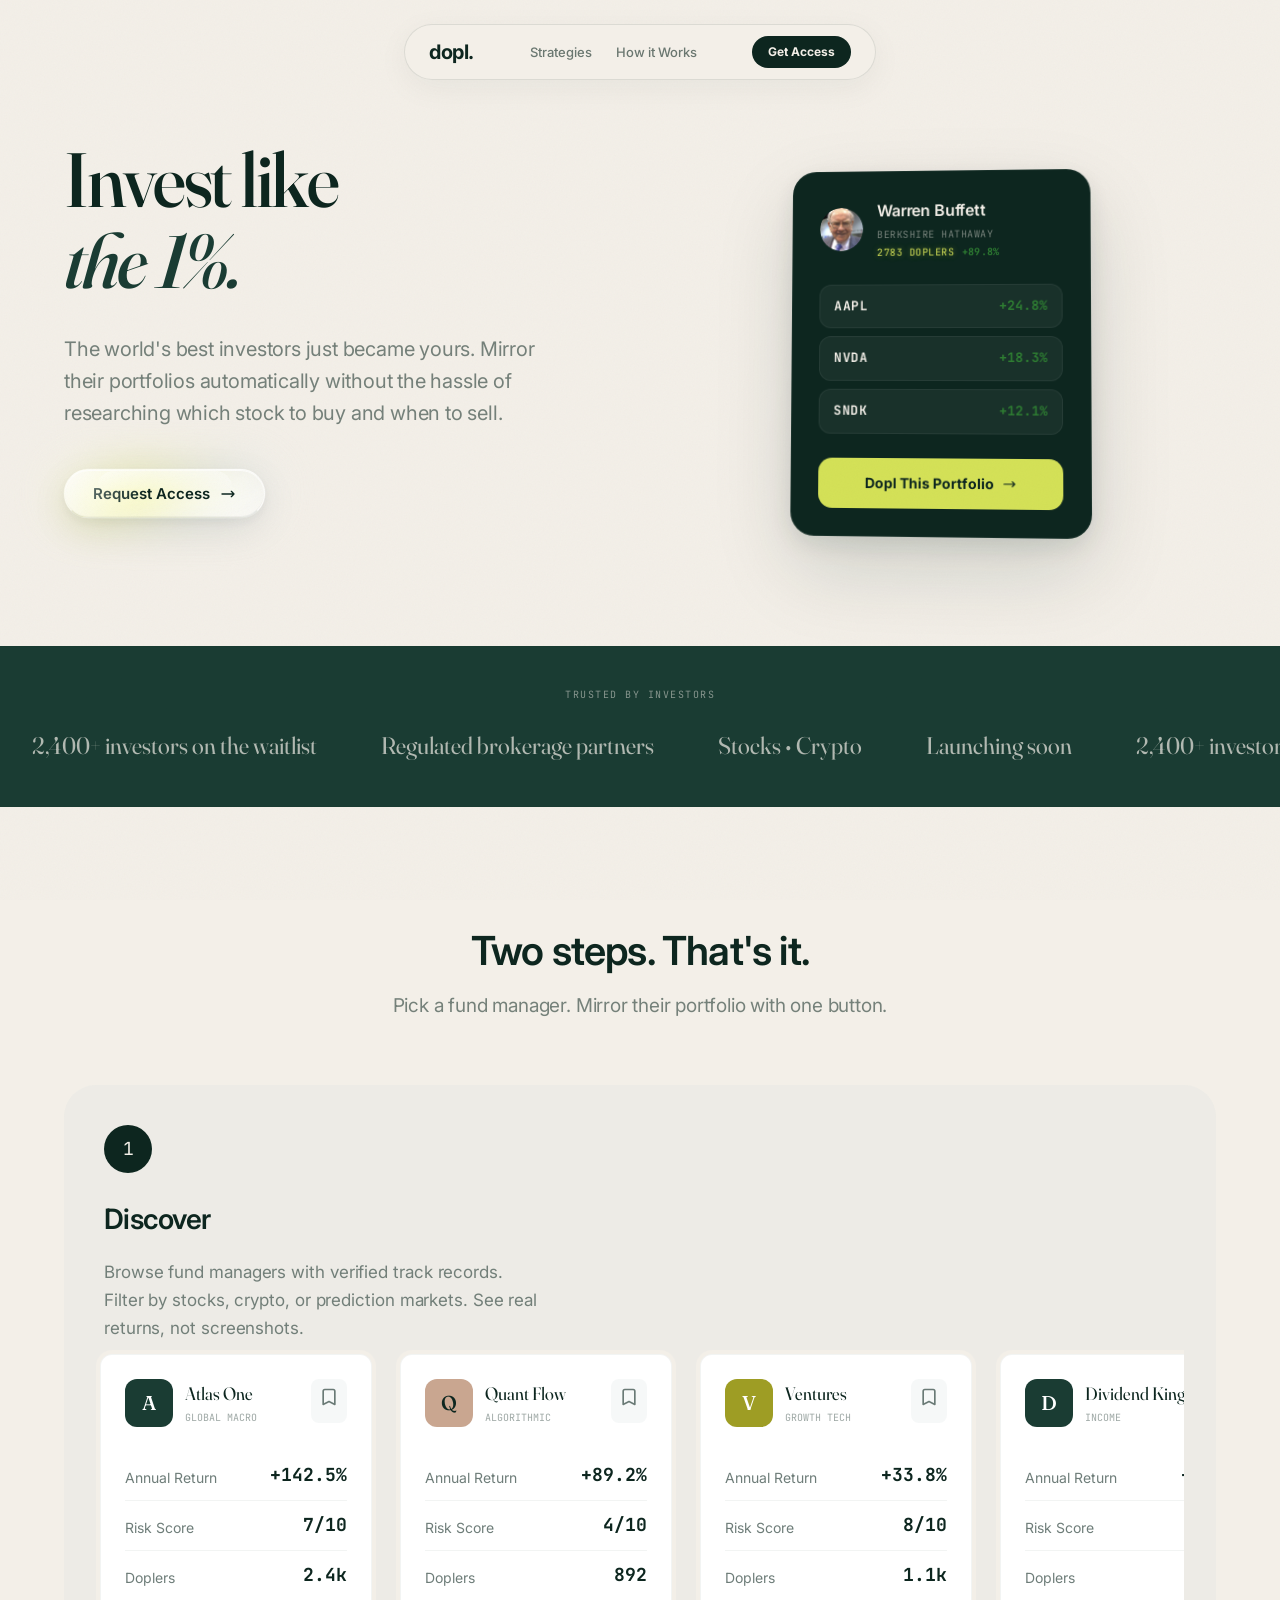
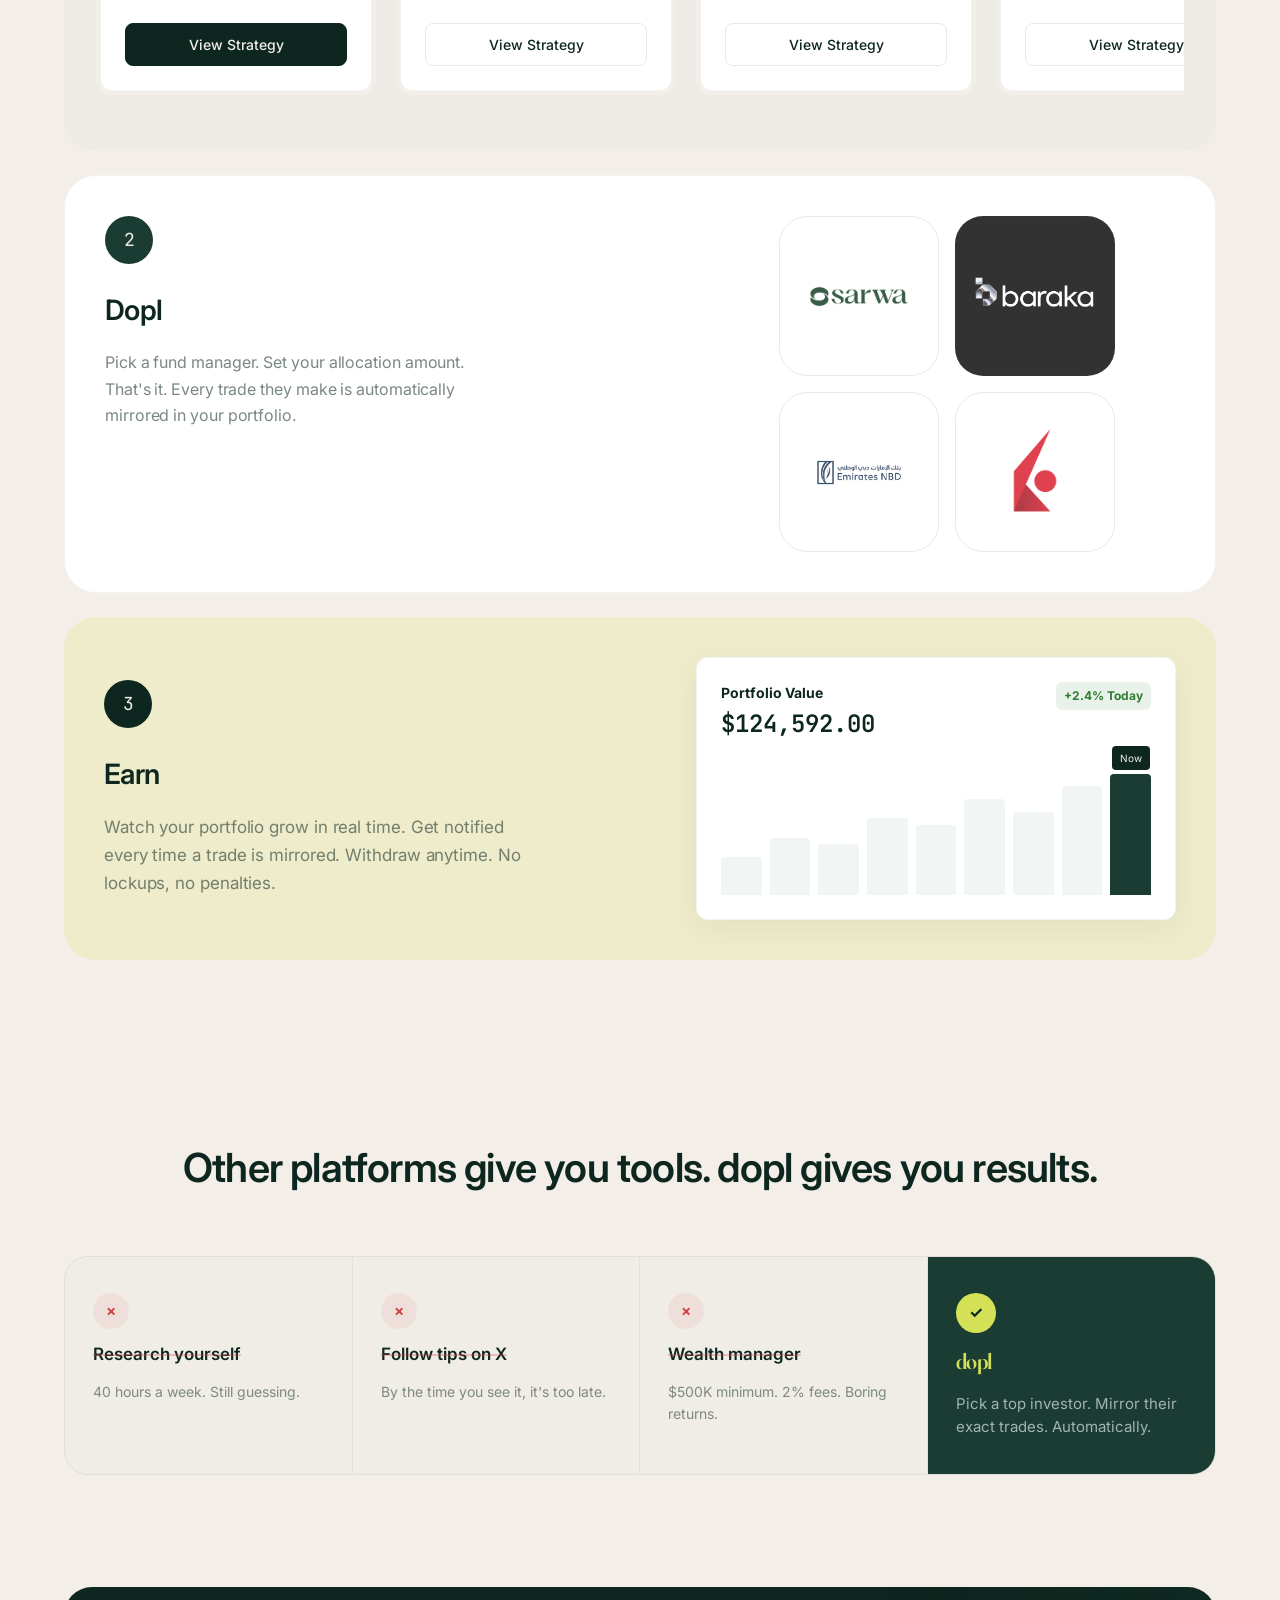
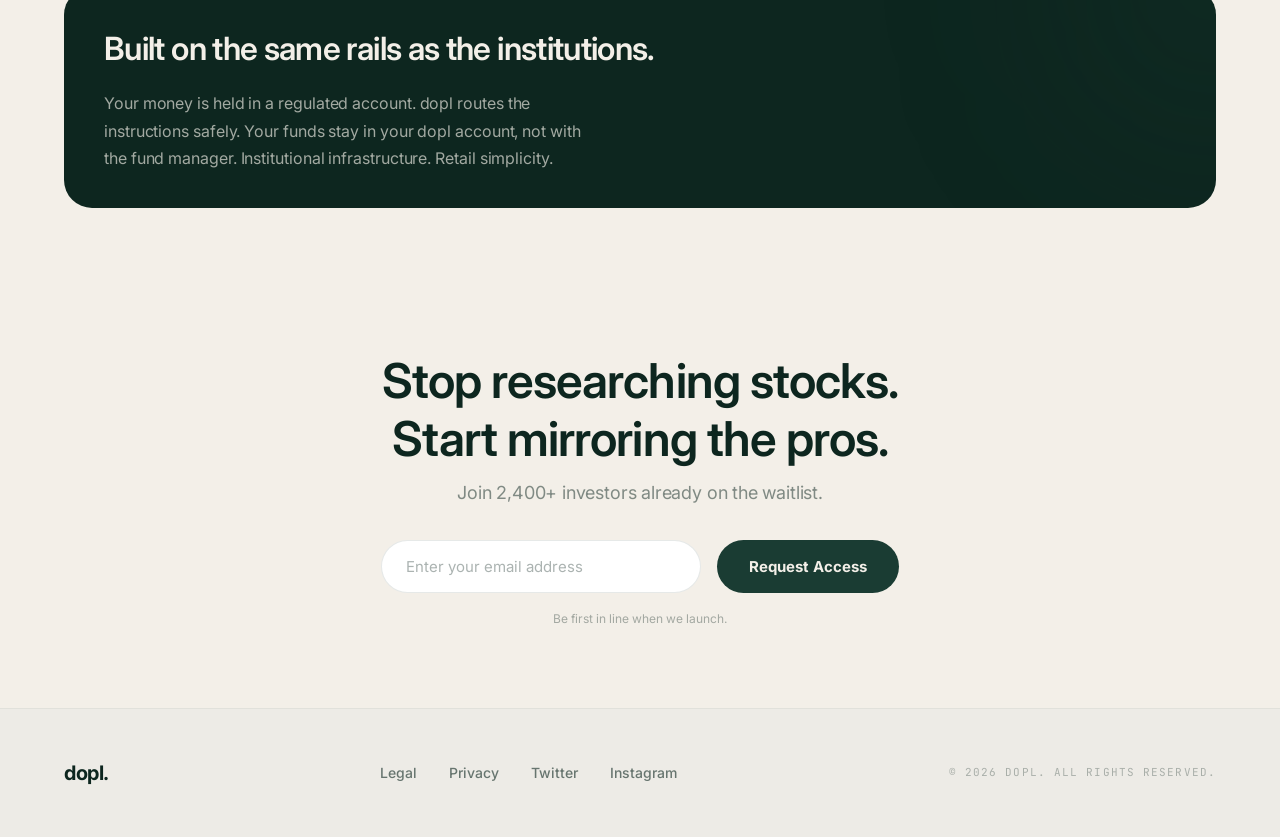
<file: index.html>
<!DOCTYPE html>
<html lang="en">
<head>
  <meta charset="UTF-8">
  <meta name="viewport" content="width=device-width, initial-scale=1.0">
  <title>dopl. | Invest like the 1%.</title>

  <!-- SEO Meta -->
  <meta name="description" content="The world's best investors just became yours. Mirror their portfolios automatically without the hassle of researching which stock to buy and when to sell.">
  <meta name="keywords" content="copy trading, mirror trading, fund managers, stocks, crypto, prediction markets, investing">

  <!-- Open Graph -->
  <meta property="og:title" content="dopl. | Invest like the 1%.">
  <meta property="og:description" content="The world's best investors just became yours. Mirror their portfolios automatically without the hassle of researching which stock to buy and when to sell.">
  <meta property="og:type" content="website">
  <meta property="og:image" content="/images/og-image.png">

  <!-- Twitter Card -->
  <meta name="twitter:card" content="summary_large_image">
  <meta name="twitter:title" content="dopl. | Invest like the 1%.">
  <meta name="twitter:description" content="The world's best investors just became yours. Mirror their portfolios automatically without the hassle of researching which stock to buy and when to sell.">

  <!-- Fonts -->
  <link rel="preconnect" href="https://fonts.googleapis.com">
  <link rel="preconnect" href="https://fonts.gstatic.com" crossorigin>
  <link href="https://fonts.googleapis.com/css2?family=Fraunces:ital,opsz,wght@0,9..144,300;0,9..144,400;0,9..144,500;0,9..144,600;0,9..144,700;1,9..144,400;1,9..144,500;1,9..144,600&family=Inter:wght@400;500;600;700&family=JetBrains+Mono:wght@400;500;600&display=swap" rel="stylesheet">

  <!-- Styles -->
  <link rel="stylesheet" href="styles.css?v=11">

  <!-- Google Analytics -->
  <script async src="https://www.googletagmanager.com/gtag/js?id=G-35CTF009EC"></script>
  <script>
    window.dataLayer = window.dataLayer || [];
    function gtag(){dataLayer.push(arguments);}
    gtag('js', new Date());
    gtag('config', 'G-35CTF009EC');
  </script>
</head>
<body>
  <!-- Paper Texture Overlay -->
  <div class="paper-texture"></div>

  <!-- Navigation (Floating Pill) -->
  <nav class="nav">
    <div class="nav-pill">
      <a href="/" class="nav-logo">dopl.</a>
      <div class="nav-links">
        <a href="#how-it-works">Strategies</a>
        <a href="#how-it-works">How it Works</a>
      </div>
      <a href="#waitlist" class="nav-cta">Get Access</a>
    </div>
  </nav>

  <!-- Hero Section (Two Column) -->
  <section class="hero">
    <div class="container hero-grid">
      <!-- Left: Copy (headline + subheadline) -->
      <div class="hero-copy" data-animate>
        <h1 class="hero-headline">
          Invest like <br>
          <span class="hero-headline-accent">the 1%.</span>
        </h1>

        <p class="hero-subheadline">
          The world's best investors just became yours. Mirror their portfolios automatically without the hassle of researching which stock to buy and when to sell.
        </p>
      </div>

      <!-- Left: Actions (buttons + trust) -->
      <div class="hero-actions" data-animate>
        <div class="hero-buttons">
          <div class="btn-glow-wrap">
            <div class="btn-glow"></div>
            <div class="hero-cta-wrap">
              <button class="btn-primary hero-cta-trigger">
                Request Access
                <svg width="16" height="16" fill="none" stroke="currentColor" viewBox="0 0 24 24"><path stroke-linecap="round" stroke-linejoin="round" stroke-width="2" d="M17 8l4 4m0 0l-4 4m4-4H3"></path></svg>
              </button>
              <form class="hero-cta-form">
                <input type="text" name="website" class="honeypot" tabindex="-1" autocomplete="off">
                <input type="email" class="hero-cta-input" placeholder="Enter your email" required>
                <button type="submit" class="hero-cta-submit">
                  <svg width="16" height="16" fill="none" stroke="currentColor" viewBox="0 0 24 24"><path stroke-linecap="round" stroke-linejoin="round" stroke-width="2" d="M17 8l4 4m0 0l-4 4m4-4H3"></path></svg>
                </button>
              </form>
            </div>
          </div>
        </div>

      </div>

      <!-- Right: Rotating Portfolio Card -->
      <div class="hero-visual" data-animate>
        <div class="hero-card-wrap">
          <div class="depth-portfolio" id="hero-card">
            <div class="dp-header">
              <div class="dp-avatar">
                <img src="images/buffett.jpg" alt="Warren Buffett" class="dp-avatar-img" id="card-avatar">
              </div>
              <div>
                <div class="dp-name" id="card-name">Warren Buffett</div>
                <div class="dp-tag" id="card-tag">Berkshire Hathaway</div>
                <div class="dp-tag-row">
                  <span class="dp-copiers" id="card-copiers">2783 doplers</span>
                  <span class="dp-return-badge positive" id="card-return">+89.8%</span>
                </div>
              </div>
            </div>
            <div class="dp-holdings" id="card-holdings">
              <div class="dp-holding">
                <span class="dp-ticker">AAPL</span>
                <span class="dp-holding-return positive">+24.8%</span>
              </div>
              <div class="dp-holding">
                <span class="dp-ticker">NVDA</span>
                <span class="dp-holding-return positive">+18.3%</span>
              </div>
              <div class="dp-holding">
                <span class="dp-ticker">SNDK</span>
                <span class="dp-holding-return positive">+12.1%</span>
              </div>
            </div>
            <div class="dp-cta">
              <span>Dopl This Portfolio</span>
              <svg width="14" height="14" fill="none" stroke="currentColor" viewBox="0 0 24 24"><path stroke-linecap="round" stroke-linejoin="round" stroke-width="2" d="M17 8l4 4m0 0l-4 4m4-4H3"/></svg>
            </div>
          </div>
        </div>
      </div>
    </div>
  </section>

  <!-- Social Proof Bar -->
  <section class="broker-ticker">
    <div class="container">
      <p class="ticker-label">Trusted by investors</p>
    </div>
    <div class="ticker-track">
      <div class="ticker-content">
        <span>2,400+ investors on the waitlist</span>
        <span>Regulated brokerage partners</span>
        <span>Stocks • Crypto</span>
        <span>Launching soon</span>
        <span>2,400+ investors on the waitlist</span>
        <span>Regulated brokerage partners</span>
        <span>Stocks • Crypto</span>
        <span>Launching soon</span>
      </div>
    </div>
  </section>

  <!-- How It Works (Bento Grid) -->
  <section id="how-it-works" class="how-it-works">
    <div class="container">
      <div class="section-header" data-animate>
        <h2 class="section-title">Two steps. That's it.</h2>
        <p class="section-subtitle">Pick a fund manager. Mirror their portfolio with one button.</p>
      </div>

      <div class="bento-grid">
        <!-- Step 1: Full Width with scrollable strategies -->
        <div class="bento-card bento-full bento-stone" data-animate>
          <div class="bento-text">
            <div class="bento-number">1</div>
            <h3 class="bento-title">Discover</h3>
            <p class="bento-description">Browse fund managers with verified track records. Filter by stocks, crypto, or prediction markets. See real returns, not screenshots.</p>
          </div>
          <div class="bento-strategies-scroll">
            <!-- Card 1 -->
            <div class="strategy-card">
              <div class="strategy-card-inner">
                <div class="strategy-top">
                  <div class="strategy-info">
                    <div class="strategy-avatar bg-forest">A</div>
                    <div>
                      <h3 class="strategy-name">Atlas One</h3>
                      <p class="strategy-category">Global Macro</p>
                    </div>
                  </div>
                  <div class="strategy-bookmark">
                    <svg width="20" height="20" fill="none" stroke="currentColor" viewBox="0 0 24 24"><path stroke-linecap="round" stroke-linejoin="round" stroke-width="2" d="M5 5a2 2 0 012-2h10a2 2 0 012 2v16l-7-3.5L5 21V5z"></path></svg>
                  </div>
                </div>
                <div class="strategy-stats">
                  <div class="strategy-stat">
                    <span class="strategy-stat-label">Annual Return</span>
                    <span class="strategy-stat-value positive">+142.5%</span>
                  </div>
                  <div class="strategy-stat">
                    <span class="strategy-stat-label">Risk Score</span>
                    <span class="strategy-stat-value">7/10</span>
                  </div>
                  <div class="strategy-stat">
                    <span class="strategy-stat-label">Doplers</span>
                    <span class="strategy-stat-value">2.4k</span>
                  </div>
                </div>
                <button class="strategy-btn strategy-btn-primary">View Strategy</button>
              </div>
            </div>

            <!-- Card 2 -->
            <div class="strategy-card">
              <div class="strategy-card-inner">
                <div class="strategy-top">
                  <div class="strategy-info">
                    <div class="strategy-avatar bg-clay">Q</div>
                    <div>
                      <h3 class="strategy-name">Quant Flow</h3>
                      <p class="strategy-category">Algorithmic</p>
                    </div>
                  </div>
                  <div class="strategy-bookmark">
                    <svg width="20" height="20" fill="none" stroke="currentColor" viewBox="0 0 24 24"><path stroke-linecap="round" stroke-linejoin="round" stroke-width="2" d="M5 5a2 2 0 012-2h10a2 2 0 012 2v16l-7-3.5L5 21V5z"></path></svg>
                  </div>
                </div>
                <div class="strategy-stats">
                  <div class="strategy-stat">
                    <span class="strategy-stat-label">Annual Return</span>
                    <span class="strategy-stat-value positive">+89.2%</span>
                  </div>
                  <div class="strategy-stat">
                    <span class="strategy-stat-label">Risk Score</span>
                    <span class="strategy-stat-value">4/10</span>
                  </div>
                  <div class="strategy-stat">
                    <span class="strategy-stat-label">Doplers</span>
                    <span class="strategy-stat-value">892</span>
                  </div>
                </div>
                <button class="strategy-btn">View Strategy</button>
              </div>
            </div>

            <!-- Card 3 -->
            <div class="strategy-card">
              <div class="strategy-card-inner">
                <div class="strategy-top">
                  <div class="strategy-info">
                    <div class="strategy-avatar bg-highlight-dark">V</div>
                    <div>
                      <h3 class="strategy-name">Ventures</h3>
                      <p class="strategy-category">Growth Tech</p>
                    </div>
                  </div>
                  <div class="strategy-bookmark">
                    <svg width="20" height="20" fill="none" stroke="currentColor" viewBox="0 0 24 24"><path stroke-linecap="round" stroke-linejoin="round" stroke-width="2" d="M5 5a2 2 0 012-2h10a2 2 0 012 2v16l-7-3.5L5 21V5z"></path></svg>
                  </div>
                </div>
                <div class="strategy-stats">
                  <div class="strategy-stat">
                    <span class="strategy-stat-label">Annual Return</span>
                    <span class="strategy-stat-value positive">+33.8%</span>
                  </div>
                  <div class="strategy-stat">
                    <span class="strategy-stat-label">Risk Score</span>
                    <span class="strategy-stat-value">8/10</span>
                  </div>
                  <div class="strategy-stat">
                    <span class="strategy-stat-label">Doplers</span>
                    <span class="strategy-stat-value">1.1k</span>
                  </div>
                </div>
                <button class="strategy-btn">View Strategy</button>
              </div>
            </div>

            <!-- Card 4 -->
            <div class="strategy-card">
              <div class="strategy-card-inner">
                <div class="strategy-top">
                  <div class="strategy-info">
                    <div class="strategy-avatar bg-forest">D</div>
                    <div>
                      <h3 class="strategy-name">Dividend Kings</h3>
                      <p class="strategy-category">Income</p>
                    </div>
                  </div>
                  <div class="strategy-bookmark">
                    <svg width="20" height="20" fill="none" stroke="currentColor" viewBox="0 0 24 24"><path stroke-linecap="round" stroke-linejoin="round" stroke-width="2" d="M5 5a2 2 0 012-2h10a2 2 0 012 2v16l-7-3.5L5 21V5z"></path></svg>
                  </div>
                </div>
                <div class="strategy-stats">
                  <div class="strategy-stat">
                    <span class="strategy-stat-label">Annual Return</span>
                    <span class="strategy-stat-value positive">+18.4%</span>
                  </div>
                  <div class="strategy-stat">
                    <span class="strategy-stat-label">Risk Score</span>
                    <span class="strategy-stat-value">3/10</span>
                  </div>
                  <div class="strategy-stat">
                    <span class="strategy-stat-label">Doplers</span>
                    <span class="strategy-stat-value">3.2k</span>
                  </div>
                </div>
                <button class="strategy-btn">View Strategy</button>
              </div>
            </div>

            <!-- Card 5 -->
            <div class="strategy-card">
              <div class="strategy-card-inner">
                <div class="strategy-top">
                  <div class="strategy-info">
                    <div class="strategy-avatar bg-clay">M</div>
                    <div>
                      <h3 class="strategy-name">Momentum</h3>
                      <p class="strategy-category">Swing Trade</p>
                    </div>
                  </div>
                  <div class="strategy-bookmark">
                    <svg width="20" height="20" fill="none" stroke="currentColor" viewBox="0 0 24 24"><path stroke-linecap="round" stroke-linejoin="round" stroke-width="2" d="M5 5a2 2 0 012-2h10a2 2 0 012 2v16l-7-3.5L5 21V5z"></path></svg>
                  </div>
                </div>
                <div class="strategy-stats">
                  <div class="strategy-stat">
                    <span class="strategy-stat-label">Annual Return</span>
                    <span class="strategy-stat-value positive">+67.2%</span>
                  </div>
                  <div class="strategy-stat">
                    <span class="strategy-stat-label">Risk Score</span>
                    <span class="strategy-stat-value">6/10</span>
                  </div>
                  <div class="strategy-stat">
                    <span class="strategy-stat-label">Doplers</span>
                    <span class="strategy-stat-value">1.8k</span>
                  </div>
                </div>
                <button class="strategy-btn">View Strategy</button>
              </div>
            </div>

            <!-- Card 6 -->
            <div class="strategy-card">
              <div class="strategy-card-inner">
                <div class="strategy-top">
                  <div class="strategy-info">
                    <div class="strategy-avatar bg-highlight-dark">S</div>
                    <div>
                      <h3 class="strategy-name">Safe Haven</h3>
                      <p class="strategy-category">Defensive</p>
                    </div>
                  </div>
                  <div class="strategy-bookmark">
                    <svg width="20" height="20" fill="none" stroke="currentColor" viewBox="0 0 24 24"><path stroke-linecap="round" stroke-linejoin="round" stroke-width="2" d="M5 5a2 2 0 012-2h10a2 2 0 012 2v16l-7-3.5L5 21V5z"></path></svg>
                  </div>
                </div>
                <div class="strategy-stats">
                  <div class="strategy-stat">
                    <span class="strategy-stat-label">Annual Return</span>
                    <span class="strategy-stat-value positive">+12.1%</span>
                  </div>
                  <div class="strategy-stat">
                    <span class="strategy-stat-label">Risk Score</span>
                    <span class="strategy-stat-value">2/10</span>
                  </div>
                  <div class="strategy-stat">
                    <span class="strategy-stat-label">Doplers</span>
                    <span class="strategy-stat-value">4.5k</span>
                  </div>
                </div>
                <button class="strategy-btn">View Strategy</button>
              </div>
            </div>
          </div>
        </div>

        <!-- Step 2: Full Width -->
        <div class="bento-card bento-full bento-white" data-animate>
          <div class="bento-step2-layout">
            <div class="bento-step2-text">
              <div class="bento-number bento-number-forest">2</div>
              <h3 class="bento-title">Dopl</h3>
              <p class="bento-description bento-description-sm">Pick a fund manager. Set your allocation amount. That's it. Every trade they make is automatically mirrored in your portfolio.</p>
            </div>
            <div class="bento-broker-icons">
              <div class="broker-icon-box">
                <img src="images/sarwa.png" alt="Sarwa" class="broker-logo">
              </div>
              <div class="broker-icon-box">
                <img src="images/baraka.png" alt="Baraka" class="broker-logo broker-logo-dark">
              </div>
              <div class="broker-icon-box">
                <img src="images/ENBD.jpg" alt="Emirates NBD" class="broker-logo">
              </div>
              <div class="broker-icon-box">
                <img src="images/interactive brokers .png" alt="Interactive Brokers" class="broker-logo">
              </div>
            </div>
          </div>
        </div>

        <!-- Step 3: Full Width -->
        <div class="bento-card bento-full bento-highlight" data-animate>
          <div class="bento-step3-layout">
            <div class="bento-text">
              <div class="bento-number">3</div>
              <h3 class="bento-title">Earn</h3>
              <p class="bento-description">Watch your portfolio grow in real time. Get notified every time a trade is mirrored. Withdraw anytime. No lockups, no penalties.</p>
            </div>
            <div class="bento-portfolio-card">
              <div class="portfolio-card-header">
                <div>
                  <div class="portfolio-card-label">Portfolio Value</div>
                  <div class="portfolio-card-value">$124,592.00</div>
                </div>
                <div class="portfolio-card-badge">+2.4% Today</div>
              </div>
              <div class="portfolio-card-chart">
                <div class="pchart-bar" style="height: 30%"></div>
                <div class="pchart-bar" style="height: 45%"></div>
                <div class="pchart-bar" style="height: 40%"></div>
                <div class="pchart-bar" style="height: 60%"></div>
                <div class="pchart-bar" style="height: 55%"></div>
                <div class="pchart-bar" style="height: 75%"></div>
                <div class="pchart-bar" style="height: 65%"></div>
                <div class="pchart-bar" style="height: 85%"></div>
                <div class="pchart-bar pchart-bar-active" style="height: 95%">
                  <span class="pchart-now">Now</span>
                </div>
              </div>
            </div>
          </div>
        </div>
      </div>
    </div>
  </section>

  <!-- Why dopl Section -->
  <section class="why-dopl-section">
    <div class="container">
      <div class="section-header" data-animate>
        <h2 class="section-title">Other platforms give you tools. dopl gives you results.</h2>
      </div>
      <div class="why-dopl-table" data-animate>
        <div class="why-dopl-col why-dopl-col-neg">
          <div class="why-dopl-col-header">
            <span class="why-dopl-icon why-dopl-icon-neg">✗</span>
            <h4 class="why-dopl-col-title">Research yourself</h4>
          </div>
          <p class="why-dopl-col-desc">40 hours a week. Still guessing.</p>
        </div>
        <div class="why-dopl-col why-dopl-col-neg">
          <div class="why-dopl-col-header">
            <span class="why-dopl-icon why-dopl-icon-neg">✗</span>
            <h4 class="why-dopl-col-title">Follow tips on X</h4>
          </div>
          <p class="why-dopl-col-desc">By the time you see it, it's too late.</p>
        </div>
        <div class="why-dopl-col why-dopl-col-neg">
          <div class="why-dopl-col-header">
            <span class="why-dopl-icon why-dopl-icon-neg">✗</span>
            <h4 class="why-dopl-col-title">Wealth manager</h4>
          </div>
          <p class="why-dopl-col-desc">$500K minimum. 2% fees. Boring returns.</p>
        </div>
        <div class="why-dopl-col why-dopl-col-pos">
          <div class="why-dopl-col-header">
            <span class="why-dopl-icon why-dopl-icon-pos">✓</span>
            <h4 class="why-dopl-col-title">dopl</h4>
          </div>
          <p class="why-dopl-col-desc">Pick a top investor. Mirror their exact trades. Automatically.</p>
        </div>
      </div>
    </div>
  </section>

  <!-- Trust Section (Dark Card) -->
  <section class="trust-section">
    <div class="container">
      <div class="trust-card" data-animate>
        <div class="trust-blur"></div>

        <div class="trust-content">
          <h2 class="trust-headline">Built on the same rails as the institutions.</h2>
          <p class="trust-description">Your money is held in a regulated account. dopl routes the instructions safely. Your funds stay in your dopl account, not with the fund manager. Institutional infrastructure. Retail simplicity.</p>

        </div>
      </div>
    </div>
  </section>

  <!-- Footer with Waitlist CTA -->
  <footer class="footer">
    <!-- Waitlist CTA -->
    <div class="footer-cta" id="waitlist">
      <h2 class="footer-cta-headline" data-animate>Stop researching stocks. Start mirroring the pros.</h2>
      <p class="footer-cta-sub" data-animate>Join 2,400+ investors already on the waitlist.</p>
      <form class="waitlist-form" data-animate>
        <input type="text" name="website" class="honeypot" tabindex="-1" autocomplete="off">
        <input type="email" class="waitlist-input" placeholder="Enter your email address" required>
        <button type="submit" class="waitlist-btn">Request Access</button>
      </form>
      <p class="footer-cta-micro" data-animate>Be first in line when we launch.</p>
      <div class="waitlist-success">
        <svg width="18" height="18" fill="none" stroke="currentColor" viewBox="0 0 24 24"><path stroke-linecap="round" stroke-linejoin="round" stroke-width="2" d="M5 13l4 4L19 7"></path></svg>
        <span>You're on the list! <strong class="waitlist-position"></strong></span>
      </div>
      <div class="waitlist-error">Please enter a valid email address.</div>
    </div>

    <!-- Footer Bar -->
    <div class="footer-bar">
      <div class="container footer-bar-inner">
        <a href="/" class="nav-logo">dopl.</a>
        <div class="footer-links">
          <a href="#">Legal</a>
          <a href="#">Privacy</a>
          <a href="#">Twitter</a>
          <a href="#">Instagram</a>
        </div>
        <span class="footer-copy">&copy; 2026 dopl. All rights reserved.</span>
      </div>
    </div>
  </footer>

  <script src="script.js"></script>
</body>
</html>
</file>
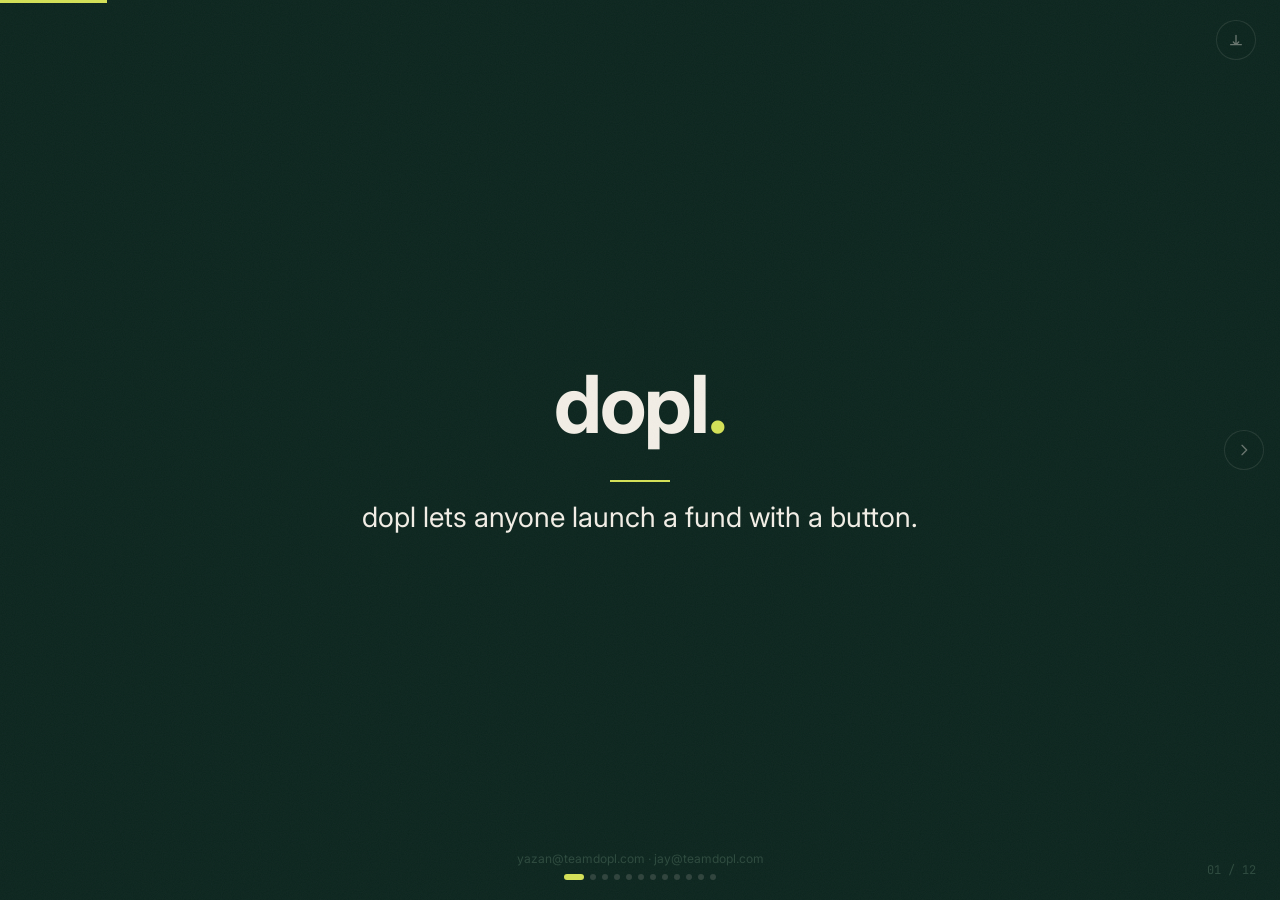
<file: deck/index.html>
<!doctype html>
<html lang="en">
  <head>
    <meta charset="UTF-8" />
    <meta name="viewport" content="width=device-width, initial-scale=1.0" />
    <title>dopl. — Copy the Smart Money</title>
    <meta name="description" content="Mirror the portfolios of politicians and top investors through your existing brokerage. Automatically." />
    <meta name="author" content="dopl" />
    <meta property="og:title" content="dopl. — Copy the Smart Money" />
    <meta property="og:description" content="Mirror the portfolios of politicians and top investors through your existing brokerage. Automatically." />
    <meta property="og:type" content="website" />
    <meta name="twitter:card" content="summary_large_image" />
    <link rel="preconnect" href="https://fonts.googleapis.com" />
    <link rel="preconnect" href="https://fonts.gstatic.com" crossorigin />
    <link href="https://fonts.googleapis.com/css2?family=Source+Serif+4:ital,opsz,wght@0,8..60,300..900;1,8..60,300..900&family=Inter:wght@300;400;500;600;700&family=JetBrains+Mono:wght@400;500;700&display=swap" rel="stylesheet" />
    <script type="module" crossorigin src="/deck/assets/index-CiKg0fUP.js"></script>
    <link rel="stylesheet" crossorigin href="/deck/assets/index-BBjQnZER.css">
  </head>
  <body>
    <div id="root"></div>
  </body>
</html>
</file>
<file: styles.css>
/* ============================================
   CoPilot Landing Page v2
   Copy the Smart Money
   ============================================ */

:root {
  --paper: #F3EFE8;
  --ink: #0D261F;
  --forest: #1A3C33;
  --clay: #C9A690;
  --stone: #D0DCD9;
  --highlight: #D4E157;
  --positive: #2E7D32;
  --negative: #D64045;

  --font-heading: 'Fraunces', serif;
  --font-body: 'Inter', sans-serif;
  --font-mono: 'JetBrains Mono', monospace;

  --container-max: 1200px;
  --transition-fast: 0.15s ease;
  --transition-medium: 0.3s ease;
  --transition-slow: 0.6s cubic-bezier(0.4, 0, 0.2, 1);
}

/* Honeypot - hidden from humans, visible to bots */
.honeypot {
  position: absolute;
  left: -9999px;
  opacity: 0;
  height: 0;
  width: 0;
  pointer-events: none;
}

/* Reset */
*, *::before, *::after { box-sizing: border-box; margin: 0; padding: 0; }
html { scroll-behavior: smooth; -webkit-font-smoothing: antialiased; -moz-osx-font-smoothing: grayscale; }

body {
  font-family: var(--font-body);
  background: var(--paper);
  color: var(--ink);
  line-height: 1.6;
  overflow-x: hidden;
}

::selection { background: var(--highlight); color: var(--ink); }

.paper-texture {
  position: fixed;
  inset: 0;
  pointer-events: none;
  z-index: 50;
  mix-blend-mode: multiply;
  background-image: url("data:image/svg+xml,%3Csvg viewBox='0 0 200 200' xmlns='http://www.w3.org/2000/svg'%3E%3Cfilter id='n'%3E%3CfeTurbulence type='fractalNoise' baseFrequency='0.65' numOctaves='3' stitchTiles='stitch'/%3E%3C/filter%3E%3Crect width='100%25' height='100%25' filter='url(%23n)' opacity='0.03'/%3E%3C/svg%3E");
  background-repeat: repeat;
  background-size: 200px 200px;
}

.container { max-width: var(--container-max); margin: 0 auto; padding: 0 24px; }

/* Shared Colors */
.bg-forest { background: var(--forest); color: #fff; }
.bg-clay { background: var(--clay); color: var(--ink); }
.bg-highlight { background: var(--highlight); color: var(--ink); }
.bg-highlight-dark { background: #9E9D24; color: #fff; }
.bg-stone { background: var(--stone); color: var(--ink); }
.bg-ink { background: var(--ink); color: var(--paper); }
.bg-forest-light { background: rgba(26, 60, 51, 0.08); color: var(--forest); }
.bg-clay-light { background: rgba(201, 166, 144, 0.15); color: #8B6914; }
.bg-highlight-light { background: rgba(212, 225, 87, 0.2); color: #5D6016; }
.positive { color: var(--positive); }

/* ============================================
   Navigation (Floating Pill)
   ============================================ */
.nav {
  position: fixed;
  top: 24px;
  left: 50%;
  transform: translateX(-50%);
  z-index: 100;
  width: 100%;
  max-width: 520px;
  padding: 0 24px;
}

.nav-pill {
  display: flex;
  align-items: center;
  justify-content: space-between;
  height: 56px;
  padding: 0 24px;
  background: rgba(243, 239, 232, 0.9);
  backdrop-filter: blur(16px);
  -webkit-backdrop-filter: blur(16px);
  border: 1px solid rgba(13, 38, 31, 0.1);
  border-radius: 100px;
  box-shadow: 0 8px 32px rgba(13, 38, 31, 0.05);
  transition: box-shadow var(--transition-medium);
}

.nav-logo {
  font-family: var(--font-body);
  font-size: 20px;
  font-weight: 700;
  color: var(--ink);
  text-decoration: none;
  letter-spacing: -0.02em;
}

.nav-links {
  display: flex;
  align-items: center;
  gap: 24px;
}

.nav-links a {
  font-size: 13px;
  font-weight: 500;
  color: rgba(13, 38, 31, 0.6);
  text-decoration: none;
  transition: color var(--transition-fast);
}

.nav-links a:hover { color: var(--ink); }

.nav-cta {
  display: inline-flex;
  align-items: center;
  padding: 6px 16px;
  background: var(--ink);
  color: var(--paper);
  font-size: 12px;
  font-weight: 700;
  text-decoration: none;
  border-radius: 100px;
  transition: transform var(--transition-fast), background var(--transition-fast);
}

.nav-cta:hover {
  transform: scale(1.05);
  background: rgba(13, 38, 31, 0.9);
}

/* ============================================
   Hero Section
   ============================================ */
.hero {
  padding: 140px 0 80px;
  position: relative;
}

.hero-grid {
  display: grid;
  grid-template-columns: 1fr 1fr;
  grid-template-rows: auto auto;
  grid-template-areas:
    "copy visual"
    "actions visual";
  gap: 0 48px;
  align-items: center;
}

.hero-copy {
  grid-area: copy;
  max-width: 540px;
  align-self: end;
}

.hero-actions {
  grid-area: actions;
  max-width: 540px;
  align-self: start;
}

.hero-visual {
  grid-area: visual;
}

.hero-badge {
  display: inline-flex;
  align-items: center;
  gap: 8px;
  padding: 6px 14px;
  background: rgba(26, 60, 51, 0.05);
  border: 1px solid rgba(26, 60, 51, 0.1);
  border-radius: 100px;
  margin-bottom: 32px;
}

.badge-dot {
  width: 6px;
  height: 6px;
  border-radius: 50%;
  background: var(--positive);
  animation: pulse-dot 2s ease-in-out infinite;
}

@keyframes pulse-dot {
  0%, 100% { opacity: 1; }
  50% { opacity: 0.3; }
}

.badge-label {
  font-family: var(--font-mono);
  font-size: 10px;
  text-transform: uppercase;
  letter-spacing: 0.1em;
  color: rgba(13, 38, 31, 0.6);
}

.hero-headline {
  font-family: var(--font-heading);
  font-size: clamp(48px, 6vw, 80px);
  font-weight: 500;
  line-height: 1.05;
  letter-spacing: -0.03em;
  color: var(--ink);
  margin-bottom: 32px;
  font-variation-settings: 'opsz' 144;
}

.hero-headline-accent {
  font-style: italic;
  color: var(--forest);
}

.hero-subheadline {
  font-size: 20px;
  color: rgba(13, 38, 31, 0.55);
  max-width: 480px;
  line-height: 1.6;
  margin-bottom: 0;
  padding-bottom: 40px;
  letter-spacing: -0.01em;
}

/* Hero micro-copy */
.hero-micro {
  font-size: 12px;
  color: rgba(13, 38, 31, 0.4);
  margin-top: 12px;
  font-family: var(--font-body);
  letter-spacing: 0.01em;
}

/* Buttons */
.hero-buttons {
  display: flex;
  align-items: center;
  gap: 16px;
  margin-bottom: 48px;
}

.btn-glow-wrap {
  position: relative;
}

.btn-glow {
  position: absolute;
  inset: -10px;
  background: linear-gradient(135deg, rgba(255,255,255,0.8), rgba(212, 225, 87, 0.5), rgba(208, 220, 217, 0.7), rgba(255,255,255,0.6));
  border-radius: 100px;
  filter: blur(20px);
  opacity: 0.6;
  transition: opacity 0.4s, filter 0.4s;
  pointer-events: none;
  animation: glow-pulse 3s ease-in-out infinite;
}

@keyframes glow-pulse {
  0%, 100% { opacity: 0.5; filter: blur(20px); }
  50% { opacity: 0.75; filter: blur(24px); }
}

.btn-glow-wrap:hover .btn-glow { opacity: 0.9; filter: blur(28px); }

.btn-primary {
  position: relative;
  display: inline-flex;
  align-items: center;
  gap: 10px;
  padding: 14px 28px;
  background:
    linear-gradient(
      160deg,
      rgba(255, 255, 255, 0.55) 0%,
      rgba(255, 255, 255, 0.2) 30%,
      rgba(255, 255, 255, 0.05) 50%,
      rgba(255, 255, 255, 0.15) 70%,
      rgba(255, 255, 255, 0.4) 100%
    );
  color: var(--ink);
  font-family: var(--font-body);
  font-size: 15px;
  font-weight: 600;
  text-decoration: none;
  border-radius: 100px;
  border: 1px solid rgba(255, 255, 255, 0.5);
  border-top-color: rgba(255, 255, 255, 0.7);
  border-bottom-color: rgba(13, 38, 31, 0.08);
  cursor: pointer;
  backdrop-filter: blur(24px) saturate(1.8) brightness(1.1);
  -webkit-backdrop-filter: blur(24px) saturate(1.8) brightness(1.1);
  box-shadow:
    0 1px 0 0 rgba(255, 255, 255, 0.7) inset,
    0 -1px 0 0 rgba(0, 0, 0, 0.04) inset,
    0 0 0 0.5px rgba(255, 255, 255, 0.3),
    0 4px 12px rgba(13, 38, 31, 0.06),
    0 12px 40px rgba(13, 38, 31, 0.08);
  transition: all 0.35s cubic-bezier(0.4, 0, 0.2, 1);
  overflow: hidden;
}

/* Shimmer sweep */
.btn-primary::before {
  content: '';
  position: absolute;
  top: 0;
  left: -100%;
  width: 200%;
  height: 100%;
  background: linear-gradient(
    100deg,
    transparent 0%,
    transparent 30%,
    rgba(255, 255, 255, 0.35) 45%,
    rgba(255, 255, 255, 0.5) 50%,
    rgba(255, 255, 255, 0.35) 55%,
    transparent 70%,
    transparent 100%
  );
  transition: left 0.7s cubic-bezier(0.4, 0, 0.2, 1);
  pointer-events: none;
}

/* Glass highlight band */
.btn-primary::after {
  content: '';
  position: absolute;
  top: 1px;
  left: 16%;
  right: 16%;
  height: 38%;
  background: linear-gradient(
    180deg,
    rgba(255, 255, 255, 0.4) 0%,
    rgba(255, 255, 255, 0.08) 100%
  );
  border-radius: 100px 100px 50% 50%;
  pointer-events: none;
  transition: opacity 0.3s;
}

.btn-primary:hover::before {
  left: 100%;
}

.btn-primary:hover {
  background:
    linear-gradient(
      160deg,
      rgba(255, 255, 255, 0.65) 0%,
      rgba(255, 255, 255, 0.3) 30%,
      rgba(255, 255, 255, 0.1) 50%,
      rgba(255, 255, 255, 0.25) 70%,
      rgba(255, 255, 255, 0.5) 100%
    );
  border-color: rgba(255, 255, 255, 0.6);
  box-shadow:
    0 1px 0 0 rgba(255, 255, 255, 0.8) inset,
    0 -1px 0 0 rgba(0, 0, 0, 0.04) inset,
    0 0 0 0.5px rgba(255, 255, 255, 0.4),
    0 8px 24px rgba(13, 38, 31, 0.1),
    0 20px 60px rgba(13, 38, 31, 0.1);
  transform: translateY(-2px);
}

.btn-primary svg { transition: transform var(--transition-fast); }
.btn-primary:hover svg { transform: translateX(4px); }

.btn-secondary {
  display: inline-flex;
  align-items: center;
  gap: 8px;
  padding: 16px 32px;
  background: transparent;
  color: var(--ink);
  font-family: var(--font-body);
  font-size: 16px;
  font-weight: 500;
  text-decoration: none;
  border-radius: 100px;
  border: 1px solid rgba(13, 38, 31, 0.1);
  transition: background var(--transition-fast);
}

.btn-secondary:hover { background: rgba(208, 220, 217, 0.2); }

/* Hero CTA Expand */
.hero-cta-wrap {
  position: relative;
  display: inline-flex;
}

.hero-cta-trigger {
  transition: all 0.4s cubic-bezier(0.4, 0, 0.2, 1);
}

.hero-cta-form {
  position: absolute;
  top: 0;
  left: 0;
  right: 0;
  bottom: 0;
  display: flex;
  align-items: center;
  gap: 0;
  opacity: 0;
  pointer-events: none;
  transition: all 0.4s cubic-bezier(0.4, 0, 0.2, 1);
}

.hero-cta-wrap.expanded .hero-cta-trigger {
  opacity: 0;
  pointer-events: none;
}

.hero-cta-wrap.expanded .hero-cta-form {
  opacity: 1;
  pointer-events: auto;
}

.hero-cta-wrap.expanded {
  min-width: 340px;
}

.hero-cta-input {
  flex: 1;
  height: 100%;
  padding: 12px 16px;
  background: rgba(255, 255, 255, 0.9);
  border: 1px solid rgba(13, 38, 31, 0.15);
  border-right: none;
  border-radius: 100px 0 0 100px;
  font-family: var(--font-body);
  font-size: 14px;
  color: var(--ink);
  outline: none;
  transition: all 0.3s ease;
}

.hero-cta-input:focus {
  background: #fff;
  border-color: rgba(13, 38, 31, 0.3);
}

.hero-cta-input::placeholder {
  color: rgba(13, 38, 31, 0.4);
}

.hero-cta-submit {
  height: 100%;
  padding: 12px 20px;
  background: var(--ink);
  border: none;
  border-radius: 0 100px 100px 0;
  color: var(--paper);
  cursor: pointer;
  display: flex;
  align-items: center;
  justify-content: center;
  transition: all 0.3s ease;
}

.hero-cta-submit:hover {
  background: var(--forest);
}

.hero-cta-submit svg {
  transition: transform 0.3s ease;
}

.hero-cta-submit:hover svg {
  transform: translateX(3px);
}

.hero-cta-wrap.success .hero-cta-input {
  background: rgba(46, 125, 50, 0.1);
  border-color: var(--positive);
}

/* Hero Visual — Single Card */
.hero-visual {
  position: relative;
  display: flex;
  align-items: center;
  justify-content: center;
  perspective: 800px;
}

.hero-card-wrap {
  transform: rotateY(-3deg) rotateX(2deg);
  transition: transform 0.6s cubic-bezier(0.4, 0, 0.2, 1);
}

.hero-card-wrap:hover {
  transform: rotateY(0deg) rotateX(0deg);
}

.depth-portfolio {
  width: 300px;
  background: var(--ink);
  color: var(--paper);
  border-radius: 24px;
  padding: 28px;
  box-shadow:
    0 8px 24px rgba(13, 38, 31, 0.1),
    0 32px 80px rgba(13, 38, 31, 0.15),
    0 0 0 1px rgba(255, 255, 255, 0.05) inset;
}

/* Glitch transition for card rotation */
@keyframes glitch {
  0% { transform: translate(0); filter: blur(0); }
  15% { transform: translate(-3px, 1px) skewX(-2deg); filter: blur(1px); }
  30% { transform: translate(3px, -1px) skewX(2deg); filter: blur(2px); }
  45% { transform: translate(-2px, 2px) skewX(-1deg); filter: blur(1px); }
  60% { transform: translate(2px, -2px) skewX(1deg); filter: blur(0); }
  75% { transform: translate(-1px, 1px); filter: blur(0); }
  100% { transform: translate(0); filter: blur(0); }
}

.card-transitioning .dp-name,
.card-transitioning .dp-tag,
.card-transitioning .dp-copiers,
.card-transitioning .dp-return-badge,
.card-transitioning .dp-avatar-img,
.card-transitioning .dp-holding {
  animation: glitch 0.15s ease-out;
}

.dp-header {
  display: flex;
  align-items: center;
  gap: 14px;
  margin-bottom: 24px;
}

.dp-avatar {
  width: 44px;
  height: 44px;
  border-radius: 50%;
  display: flex;
  align-items: center;
  justify-content: center;
  flex-shrink: 0;
  overflow: hidden;
}

.dp-avatar svg { color: var(--paper); }

.dp-avatar-img {
  width: 100%;
  height: 100%;
  object-fit: cover;
  border-radius: 50%;
}

.dp-avatar-initials {
  font-family: var(--font-heading);
  font-size: 15px;
  font-weight: 600;
  color: var(--paper);
  font-variation-settings: 'opsz' 144;
  letter-spacing: -0.02em;
}

.dp-name {
  font-family: var(--font-body);
  font-size: 16px;
  font-weight: 600;
  color: var(--paper);
  letter-spacing: -0.01em;
}

.dp-tag {
  font-family: var(--font-mono);
  font-size: 10px;
  color: rgba(243, 239, 232, 0.45);
  text-transform: uppercase;
  letter-spacing: 0.05em;
  margin-top: 3px;
}

.dp-tag-row {
  display: flex;
  align-items: center;
  gap: 8px;
  margin-top: 2px;
}

.dp-copiers {
  font-family: var(--font-mono);
  font-size: 10px;
  letter-spacing: 0.05em;
  text-transform: uppercase;
  color: var(--highlight);
  text-shadow:
    0 0 6px rgba(212, 225, 87, 0.4),
    0 0 16px rgba(212, 225, 87, 0.2);
}

.dp-return-badge {
  font-family: var(--font-mono);
  font-size: 10px;
  font-weight: 700;
  letter-spacing: 0.02em;
}

.dp-holdings {
  display: flex;
  flex-direction: column;
  gap: 8px;
  margin-bottom: 24px;
}

.dp-holding {
  display: flex;
  justify-content: space-between;
  align-items: center;
  padding: 11px 14px;
  background: rgba(255, 255, 255, 0.05);
  border-radius: 12px;
  border: 1px solid rgba(255, 255, 255, 0.06);
}

.dp-ticker {
  font-family: var(--font-mono);
  font-size: 13px;
  font-weight: 700;
  color: var(--paper);
  letter-spacing: 0.05em;
}

.dp-holding-return {
  font-family: var(--font-mono);
  font-size: 13px;
  font-weight: 700;
}

.dp-cta {
  display: flex;
  align-items: center;
  justify-content: center;
  gap: 8px;
  padding: 14px;
  background: var(--highlight);
  color: var(--ink);
  border-radius: 14px;
  font-family: var(--font-body);
  font-size: 14px;
  font-weight: 700;
}

.bg-positive { background: var(--positive); }

/* ============================================
   Broker Ticker
   ============================================ */
.broker-ticker {
  background: var(--forest);
  color: var(--paper);
  padding: 40px 0;
  overflow: hidden;
  border-top: 1px solid rgba(13, 38, 31, 0.05);
  border-bottom: 1px solid rgba(13, 38, 31, 0.05);
}

.ticker-label {
  font-family: var(--font-mono);
  font-size: 10px;
  text-transform: uppercase;
  letter-spacing: 0.15em;
  text-align: center;
  opacity: 0.5;
  margin-bottom: 24px;
}

.ticker-track {
  position: relative;
  display: flex;
  overflow: hidden;
}

.ticker-content {
  display: flex;
  white-space: nowrap;
  gap: 64px;
  padding: 0 32px;
  animation: ticker 30s linear infinite;
}

.ticker-content span {
  font-family: var(--font-heading);
  font-size: 24px;
  opacity: 0.7;
  font-variation-settings: 'opsz' 144;
}

@keyframes ticker {
  0% { transform: translateX(0); }
  100% { transform: translateX(-50%); }
}

/* ============================================
   Section Headers
   ============================================ */
.section-header { text-align: center; margin-bottom: 64px; }

.section-title {
  font-family: var(--font-body);
  font-size: clamp(28px, 3.5vw, 40px);
  font-weight: 600;
  line-height: 1.2;
  color: var(--ink);
  margin-bottom: 16px;
  letter-spacing: -0.02em;
}

.section-title-left { text-align: left; }

.section-subtitle {
  font-size: 19px;
  color: rgba(13, 38, 31, 0.55);
  line-height: 1.6;
  letter-spacing: -0.01em;
}

/* ============================================
   How It Works (Bento Grid)
   ============================================ */
.how-it-works { padding: 120px 0; }

.bento-grid {
  display: grid;
  grid-template-columns: 2fr 1fr;
  gap: 24px;
  grid-auto-rows: minmax(300px, auto);
}

.bento-card {
  border-radius: 32px;
  padding: 40px;
  position: relative;
  overflow: hidden;
  transition: background var(--transition-medium), box-shadow var(--transition-medium);
}

.bento-wide { grid-column: 1; }
.bento-narrow { grid-column: 2; }
.bento-full { grid-column: 1 / -1; }

.bento-stone { background: rgba(208, 220, 217, 0.2); }
.bento-stone:hover { background: rgba(208, 220, 217, 0.3); }
.bento-white {
  background: #fff;
  border: 1px solid rgba(13, 38, 31, 0.05);
}
.bento-white:hover { box-shadow: 0 16px 48px rgba(13, 38, 31, 0.06); }
.bento-highlight { background: rgba(212, 225, 87, 0.2); }

.bento-number {
  width: 48px;
  height: 48px;
  border-radius: 50%;
  background: var(--ink);
  color: var(--paper);
  display: flex;
  align-items: center;
  justify-content: center;
  font-family: var(--font-mono);
  font-size: 18px;
  margin-bottom: 24px;
}

.bento-number-forest {
  background: var(--forest);
  color: var(--paper);
}

.bento-title {
  font-family: var(--font-body);
  font-size: 28px;
  font-weight: 600;
  color: var(--ink);
  margin-bottom: 16px;
  letter-spacing: -0.02em;
}

.bento-description {
  font-size: 17px;
  color: rgba(13, 38, 31, 0.55);
  max-width: 440px;
  line-height: 1.65;
  letter-spacing: -0.005em;
}

.bento-description-sm { font-size: 16px; }

/* Bento Step 1: Strategy Filter Card */
.bento-wide { display: flex; align-items: center; }
.bento-text { flex: 1; position: relative; z-index: 2; }

.bento-visual-right {
  position: absolute;
  right: 0;
  top: 50%;
  transform: translateY(-50%) translateX(25%) rotate(3deg);
  transition: transform 0.5s cubic-bezier(0.4, 0, 0.2, 1);
}

.bento-wide:hover .bento-visual-right {
  transform: translateY(-50%) translateX(0) rotate(0deg);
}

/* Horizontal scrollable strategies inside bento */
.bento-strategies-scroll {
  display: flex;
  gap: 20px;
  overflow-x: auto;
  overflow-y: hidden;
  padding: 8px 0 16px;
  margin: 0 -8px;
  scroll-snap-type: x mandatory;
  -webkit-overflow-scrolling: touch;
  scrollbar-width: none;
}

.bento-strategies-scroll::-webkit-scrollbar {
  display: none;
}

.bento-strategies-scroll .strategy-card {
  flex: 0 0 280px;
  scroll-snap-align: start;
  min-width: 280px;
}

.strategy-filter-card {
  width: 320px;
  background: #fff;
  border-radius: 12px;
  box-shadow: 0 16px 48px rgba(13, 38, 31, 0.08);
  padding: 16px;
}

.filter-header {
  display: flex;
  justify-content: space-between;
  align-items: center;
  padding-bottom: 12px;
  margin-bottom: 12px;
  border-bottom: 1px solid rgba(13, 38, 31, 0.05);
}

.filter-label {
  font-family: var(--font-mono);
  font-size: 10px;
  text-transform: uppercase;
  color: rgba(13, 38, 31, 0.4);
}

.filter-dots { display: flex; gap: 4px; }
.dot-red { width: 8px; height: 8px; border-radius: 50%; background: var(--negative); }
.dot-yellow { width: 8px; height: 8px; border-radius: 50%; background: var(--highlight); }
.dot-green { width: 8px; height: 8px; border-radius: 50%; background: var(--positive); }

.filter-rows { display: flex; flex-direction: column; gap: 8px; }

.filter-row {
  display: flex;
  align-items: center;
  gap: 12px;
  height: 40px;
  padding: 0 12px;
  background: var(--paper);
  border-radius: 8px;
}

.filter-swatch {
  width: 16px;
  height: 16px;
  border-radius: 4px;
}

.filter-bar {
  height: 8px;
  background: rgba(13, 38, 31, 0.1);
  border-radius: 100px;
}

/* Bento Step 2: Connect Broker Layout */
.bento-step2-layout {
  display: flex;
  align-items: flex-start;
  justify-content: space-between;
  gap: 80px;
}

.bento-step2-text {
  flex: 0 1 400px;
}

.bento-step2-text .bento-title {
  margin-bottom: 16px;
}

.bento-step2-text .bento-description {
  margin: 0;
}

.bento-broker-icons {
  display: grid;
  grid-template-columns: 1fr 1fr;
  gap: 16px;
  flex-shrink: 0;
  margin-right: 60px;
}

.broker-icon-box {
  width: 160px;
  height: 160px;
  background: transparent;
  border: 1.5px solid rgba(13, 38, 31, 0.12);
  border-radius: 28px;
  display: flex;
  align-items: center;
  justify-content: center;
  padding: 28px;
  opacity: 0.8;
  transition: opacity var(--transition-medium);
  overflow: hidden;
}

.broker-logo {
  width: 100%;
  height: 100%;
  object-fit: contain;
  border-radius: 8px;
}

.broker-icon-box:has(.broker-logo-dark) {
  background: #000;
  border-color: rgba(13, 38, 31, 0.12);
  padding: 8px;
}

.bento-white:hover .broker-icon-box { opacity: 1; }

.bento-broker-fade {
  position: absolute;
  bottom: 0;
  left: 0;
  right: 0;
  height: 160px;
  background: linear-gradient(to top, #fff, transparent);
  z-index: 5;
  pointer-events: none;
}

/* Bento Step 3: Portfolio Card */
.bento-step3-layout {
  display: flex;
  align-items: center;
  gap: 48px;
}

.bento-portfolio-card {
  flex: 1;
  max-width: 480px;
  background: #fff;
  border-radius: 12px;
  box-shadow: 0 8px 32px rgba(13, 38, 31, 0.06);
  border: 1px solid rgba(13, 38, 31, 0.05);
  padding: 24px;
  transition: transform var(--transition-medium);
}

.bento-narrow:hover .bento-portfolio-card { transform: scale(1.02); }

.portfolio-card-header {
  display: flex;
  justify-content: space-between;
  align-items: flex-start;
  margin-bottom: 24px;
}

.portfolio-card-label { font-size: 14px; font-weight: 700; color: var(--ink); }
.portfolio-card-value { font-family: var(--font-mono); font-size: 24px; font-weight: 600; color: var(--ink); }

.portfolio-card-badge {
  padding: 4px 8px;
  background: rgba(46, 125, 50, 0.1);
  color: var(--positive);
  font-size: 12px;
  font-weight: 700;
  border-radius: 6px;
}

.portfolio-card-chart {
  display: flex;
  align-items: flex-end;
  gap: 8px;
  height: 128px;
  width: 100%;
}

.pchart-bar {
  flex: 1;
  background: rgba(208, 220, 217, 0.3);
  border-radius: 4px 4px 0 0;
  transition: background var(--transition-medium);
  position: relative;
}

.pchart-bar:hover { background: var(--forest); }
.pchart-bar-active { background: var(--forest); }

.pchart-now {
  position: absolute;
  top: -28px;
  left: 50%;
  transform: translateX(-50%);
  background: var(--ink);
  color: var(--paper);
  font-size: 10px;
  padding: 4px 8px;
  border-radius: 4px;
  white-space: nowrap;
}

/* ============================================
   Trending Strategies
   ============================================ */
.strategies {
  padding: 120px 0;
  background: #fff;
  border-top: 1px solid rgba(13, 38, 31, 0.05);
  border-bottom: 1px solid rgba(13, 38, 31, 0.05);
}

.strategies-header {
  display: flex;
  justify-content: space-between;
  align-items: flex-end;
  margin-bottom: 48px;
  gap: 24px;
}

.strategies-label {
  font-family: var(--font-mono);
  font-size: 10px;
  text-transform: uppercase;
  letter-spacing: 0.15em;
  color: rgba(13, 38, 31, 0.4);
  margin-bottom: 4px;
}

.strategies-view-all {
  display: inline-flex;
  align-items: center;
  gap: 8px;
  font-size: 14px;
  font-weight: 500;
  color: var(--ink);
  text-decoration: none;
  transition: color var(--transition-fast);
}

.strategies-view-all:hover { color: var(--forest); }
.strategies-view-all svg { transition: transform var(--transition-fast); }
.strategies-view-all:hover svg { transform: translateX(4px); }

.strategies-grid {
  display: grid;
  grid-template-columns: repeat(3, 1fr);
  gap: 32px;
}

.strategy-card {
  background: var(--paper);
  border-radius: 16px;
  padding: 4px;
  transition: transform var(--transition-medium), box-shadow var(--transition-medium);
}

.strategy-card:hover {
  transform: translateY(-4px);
  box-shadow: 0 16px 48px rgba(13, 38, 31, 0.06);
}

.strategy-card-inner {
  background: #fff;
  border-radius: 12px;
  border: 1px solid rgba(13, 38, 31, 0.05);
  padding: 24px;
  height: 100%;
  display: flex;
  flex-direction: column;
}

.strategy-top {
  display: flex;
  justify-content: space-between;
  align-items: flex-start;
  margin-bottom: 24px;
}

.strategy-info {
  display: flex;
  align-items: center;
  gap: 12px;
}

.strategy-avatar {
  width: 48px;
  height: 48px;
  border-radius: 12px;
  display: flex;
  align-items: center;
  justify-content: center;
  font-family: var(--font-heading);
  font-size: 20px;
  font-weight: 500;
  flex-shrink: 0;
}

.strategy-name {
  font-family: var(--font-heading);
  font-size: 18px;
  font-weight: 400;
  color: var(--ink);
  font-variation-settings: 'opsz' 144;
}

.strategy-category {
  font-family: var(--font-mono);
  font-size: 10px;
  text-transform: uppercase;
  color: rgba(13, 38, 31, 0.4);
  margin-top: 2px;
}

.strategy-bookmark {
  padding: 8px;
  background: rgba(208, 220, 217, 0.2);
  border-radius: 8px;
  color: rgba(13, 38, 31, 0.6);
}

.strategy-stats {
  flex: 1;
  display: flex;
  flex-direction: column;
  gap: 0;
  margin-bottom: 24px;
}

.strategy-stat {
  display: flex;
  justify-content: space-between;
  align-items: flex-end;
  padding: 10px 0;
  border-bottom: 1px solid rgba(13, 38, 31, 0.05);
}

.strategy-stat:last-child { border-bottom: none; }

.strategy-stat-label {
  font-size: 14px;
  color: rgba(13, 38, 31, 0.6);
}

.strategy-stat-value {
  font-family: var(--font-mono);
  font-size: 18px;
  font-weight: 700;
  color: var(--ink);
}

.strategy-btn {
  display: block;
  width: 100%;
  padding: 12px;
  border: 1px solid rgba(13, 38, 31, 0.1);
  border-radius: 8px;
  background: transparent;
  color: var(--ink);
  font-family: var(--font-body);
  font-size: 14px;
  font-weight: 500;
  cursor: pointer;
  transition: background var(--transition-fast);
}

.strategy-btn:hover { background: rgba(208, 220, 217, 0.2); }

.strategy-btn-primary {
  background: var(--ink);
  color: var(--paper);
  border-color: var(--ink);
}

.strategy-btn-primary:hover { background: rgba(13, 38, 31, 0.9); }

/* ============================================
   Why dopl Section (Table Layout)
   ============================================ */
.why-dopl-section {
  padding: 64px 0;
}

.why-dopl-table {
  display: grid;
  grid-template-columns: repeat(4, 1fr);
  gap: 0;
  border-radius: 24px;
  overflow: hidden;
  border: 1px solid rgba(13, 38, 31, 0.08);
}

.why-dopl-col {
  padding: 36px 28px;
  display: flex;
  flex-direction: column;
  gap: 16px;
  transition: var(--transition-medium);
}

.why-dopl-col-neg {
  background: rgba(208, 220, 217, 0.12);
  border-right: 1px solid rgba(13, 38, 31, 0.06);
}

.why-dopl-col-neg:hover {
  background: rgba(208, 220, 217, 0.22);
}

.why-dopl-col-pos {
  background: var(--forest);
  color: var(--paper);
}

.why-dopl-col-pos:hover {
  background: var(--ink);
}

.why-dopl-col-header {
  display: flex;
  flex-direction: column;
  gap: 14px;
}

.why-dopl-icon {
  font-size: 14px;
  font-weight: 700;
  width: 36px;
  height: 36px;
  border-radius: 50%;
  display: flex;
  align-items: center;
  justify-content: center;
  flex-shrink: 0;
}

.why-dopl-icon-neg {
  background: rgba(214, 64, 69, 0.08);
  color: var(--negative);
}

.why-dopl-icon-pos {
  background: var(--highlight);
  color: var(--ink);
  width: 40px;
  height: 40px;
  font-size: 16px;
}

.why-dopl-col-title {
  font-family: var(--font-body);
  font-weight: 600;
  font-size: 17px;
  color: var(--ink);
  line-height: 1.3;
}

.why-dopl-col-neg .why-dopl-col-title {
  text-decoration: line-through;
  text-decoration-color: rgba(214, 64, 69, 0.3);
  text-decoration-thickness: 2px;
}

.why-dopl-col-pos .why-dopl-col-title {
  color: var(--highlight);
  font-family: var(--font-heading);
  font-size: 22px;
  font-weight: 600;
  letter-spacing: -0.02em;
  text-decoration: none;
  font-variation-settings: 'opsz' 144;
}

.why-dopl-col-desc {
  font-size: 14px;
  line-height: 1.55;
  color: rgba(13, 38, 31, 0.5);
  margin: 0;
}

.why-dopl-col-pos .why-dopl-col-desc {
  color: rgba(208, 220, 217, 0.75);
  font-size: 15px;
}

/* Why dopl — tablet */
@media (max-width: 1024px) {
  .why-dopl-table {
    grid-template-columns: repeat(2, 1fr);
    border-radius: 20px;
  }
  .why-dopl-col-neg:nth-child(2) {
    border-right: none;
  }
  .why-dopl-col-neg:nth-child(1),
  .why-dopl-col-neg:nth-child(2) {
    border-bottom: 1px solid rgba(13, 38, 31, 0.06);
  }
  .why-dopl-col-pos {
    grid-column: 2;
    grid-row: 2;
  }
}

/* Why dopl — mobile */
@media (max-width: 768px) {
  .why-dopl-section {
    padding: 40px 0;
  }
  .why-dopl-section .section-header {
    margin-bottom: 28px;
  }
  .why-dopl-section .section-title {
    font-size: 24px;
    line-height: 1.25;
    letter-spacing: -0.02em;
  }
  .why-dopl-table {
    grid-template-columns: 1fr 1fr;
    border-radius: 18px;
  }
  .why-dopl-col {
    padding: 24px 20px;
    gap: 12px;
  }
  .why-dopl-col-title { font-size: 15px; }
  .why-dopl-col-desc { font-size: 13px; }
  .why-dopl-col-pos .why-dopl-col-title { font-size: 19px; }
  .why-dopl-col-pos .why-dopl-col-desc { font-size: 14px; }
  .why-dopl-icon { width: 32px; height: 32px; font-size: 12px; }
  .why-dopl-icon-pos { width: 36px; height: 36px; font-size: 14px; }
}

@media (max-width: 480px) {
  .why-dopl-section { padding: 32px 0; }
  .why-dopl-section .section-title { font-size: 22px; }
  .why-dopl-col { padding: 20px 16px; gap: 10px; }
  .why-dopl-col-title { font-size: 14px; }
  .why-dopl-col-desc { font-size: 12px; }
  .why-dopl-col-pos .why-dopl-col-title { font-size: 17px; }
}

@media (max-width: 360px) {
  .why-dopl-section .section-title { font-size: 20px; }
  .why-dopl-col { padding: 16px 14px; }
  .why-dopl-col-title { font-size: 13px; }
  .why-dopl-col-desc { font-size: 11px; }
}

/* ============================================
   Trust Section
   ============================================ */
.trust-section { padding: 48px 0 64px; }

.trust-card {
  background: var(--ink);
  border-radius: 28px;
  padding: 36px 40px;
  position: relative;
  overflow: hidden;
}

.trust-blur {
  position: absolute;
  top: 0;
  right: 0;
  width: 280px;
  height: 280px;
  background: rgba(26, 60, 51, 0.2);
  border-radius: 50%;
  filter: blur(100px);
  transform: translate(50%, -50%);
  pointer-events: none;
}

.trust-content {
  position: relative;
  z-index: 2;
  max-width: 560px;
}

.trust-headline {
  font-family: var(--font-body);
  font-size: clamp(24px, 3vw, 32px);
  font-weight: 600;
  color: var(--paper);
  margin-bottom: 16px;
  letter-spacing: -0.02em;
}

.trust-description {
  font-size: 16px;
  color: rgba(243, 239, 232, 0.65);
  max-width: 480px;
  line-height: 1.7;
  letter-spacing: -0.005em;
}

.trust-features {
  display: flex;
  flex-wrap: wrap;
  gap: 12px 24px;
  margin-top: 24px;
}

.trust-feature {
  display: flex;
  align-items: center;
  gap: 10px;
}

.trust-check {
  width: 20px;
  height: 20px;
  border-radius: 50%;
  background: var(--highlight);
  display: flex;
  align-items: center;
  justify-content: center;
  color: var(--ink);
  flex-shrink: 0;
}

.trust-check svg {
  width: 12px;
  height: 12px;
}

.trust-feature span {
  font-family: var(--font-mono);
  font-size: 12px;
  text-transform: uppercase;
  letter-spacing: 0.05em;
  color: var(--paper);
}

/* ============================================
   Footer
   ============================================ */
.footer { background: var(--paper); }

.footer-cta {
  max-width: 640px;
  margin: 0 auto;
  padding: 80px 24px;
  text-align: center;
}

.footer-cta-headline {
  font-family: var(--font-body);
  font-size: clamp(32px, 4vw, 48px);
  font-weight: 600;
  line-height: 1.2;
  color: var(--ink);
  margin-bottom: 12px;
  letter-spacing: -0.02em;
}

.footer-cta-sub {
  font-size: 18px;
  color: rgba(13, 38, 31, 0.5);
  margin-bottom: 32px;
  letter-spacing: -0.01em;
}

.footer-cta-micro {
  font-size: 12px;
  color: rgba(13, 38, 31, 0.35);
  margin-top: 4px;
}

.waitlist-form {
  display: flex;
  justify-content: center;
  gap: 16px;
  margin-bottom: 16px;
}

.waitlist-input {
  width: 320px;
  padding: 16px 24px;
  border-radius: 100px;
  background: #fff;
  border: 1px solid rgba(13, 38, 31, 0.1);
  font-family: var(--font-body);
  font-size: 15px;
  color: var(--ink);
  outline: none;
  transition: border-color var(--transition-fast), box-shadow var(--transition-fast);
}

.waitlist-input::placeholder { color: rgba(13, 38, 31, 0.35); }
.waitlist-input:focus {
  border-color: var(--ink);
  box-shadow: 0 0 0 3px rgba(13, 38, 31, 0.08);
}

.waitlist-btn {
  padding: 16px 32px;
  background: var(--forest);
  color: var(--paper);
  border: none;
  border-radius: 100px;
  font-family: var(--font-body);
  font-size: 15px;
  font-weight: 700;
  cursor: pointer;
  transition: background var(--transition-fast);
  white-space: nowrap;
}

.waitlist-btn:hover { background: rgba(26, 60, 51, 0.9); }

.waitlist-success {
  display: none;
  align-items: center;
  justify-content: center;
  gap: 8px;
  margin-bottom: 8px;
  font-size: 14px;
  font-weight: 500;
  color: var(--positive);
}

.waitlist-success svg { flex-shrink: 0; }

.waitlist-error {
  display: none;
  font-size: 14px;
  color: var(--negative);
  margin-bottom: 8px;
}

.waitlist-form.success ~ .waitlist-success { display: flex; }
.waitlist-form.success { opacity: 0.5; pointer-events: none; }
.waitlist-form.error ~ .waitlist-error { display: block; }

.footer-cta-note {
  font-size: 14px;
  color: rgba(13, 38, 31, 0.4);
}

.footer-bar {
  border-top: 1px solid rgba(13, 38, 31, 0.05);
  background: rgba(208, 220, 217, 0.2);
  padding: 48px 0;
}

.footer-bar-inner {
  display: flex;
  justify-content: space-between;
  align-items: center;
  gap: 32px;
}

.footer-links {
  display: flex;
  gap: 32px;
}

.footer-links a {
  font-size: 14px;
  font-weight: 500;
  color: rgba(13, 38, 31, 0.6);
  text-decoration: none;
  transition: color var(--transition-fast);
}

.footer-links a:hover { color: var(--ink); }

.footer-copy {
  font-family: var(--font-mono);
  font-size: 11px;
  text-transform: uppercase;
  letter-spacing: 0.1em;
  color: rgba(13, 38, 31, 0.3);
}

/* ============================================
   Scroll Animations
   ============================================ */
[data-animate] {
  opacity: 0;
  transform: translateY(30px);
  transition: opacity var(--transition-slow), transform var(--transition-slow);
}

[data-animate].visible {
  opacity: 1;
  transform: translateY(0);
}

/* Stagger hero elements */
.hero-copy[data-animate] { transition-delay: 0s; }
.hero-visual[data-animate] { transition-delay: 0.2s; }
.hero-actions[data-animate] { transition-delay: 0.1s; }

/* ============================================
   Responsive
   ============================================ */

/* Safe area support for notched phones */
@supports (padding: env(safe-area-inset-bottom)) {
  body {
    padding-left: env(safe-area-inset-left);
    padding-right: env(safe-area-inset-right);
  }

  .footer-bar {
    padding-bottom: calc(48px + env(safe-area-inset-bottom));
  }

  .nav {
    top: calc(24px + env(safe-area-inset-top));
  }
}

@media (max-width: 1024px) {
  .hero-grid {
    grid-template-columns: 1fr;
    grid-template-areas:
      "copy"
      "visual"
      "actions";
    gap: 32px;
  }

  .hero-copy { max-width: 600px; align-self: auto; }
  .hero-actions { max-width: 600px; align-self: auto; }

  .hero-visual {
    justify-content: center;
  }

  .depth-portfolio { width: 280px; padding: 24px; }

  .bento-grid {
    grid-template-columns: 1fr;
  }

  .bento-wide, .bento-narrow, .bento-full {
    grid-column: auto;
  }

  .bento-visual-right {
    position: relative;
    right: auto;
    top: auto;
    transform: none;
    margin-top: 24px;
  }

  .bento-wide:hover .bento-visual-right {
    transform: none;
  }

  .bento-wide { flex-direction: column; }

  .bento-step3-layout { flex-direction: column; gap: 32px; }

  .strategies-grid {
    grid-template-columns: 1fr;
    max-width: 400px;
    margin: 0 auto;
  }

  .ticker-content { gap: 48px; }
  .ticker-content span { font-size: 20px; }
}

@media (max-width: 768px) {
  .nav { top: 16px; max-width: 100%; }
  .nav-links { display: none; }
  .nav-pill { padding: 0 12px 0 16px; height: 52px; }

  /* Larger touch target for mobile CTA */
  .nav-cta {
    padding: 10px 20px;
    font-size: 13px;
    min-height: 44px;
    display: inline-flex;
    align-items: center;
  }

  .hero { padding: 100px 0 40px; }

  .hero-headline {
    font-size: 44px;
    line-height: 1.05;
    margin-bottom: 20px;
  }

  .hero-subheadline {
    font-size: 17px;
    padding-bottom: 0;
    max-width: 100%;
    line-height: 1.55;
  }

  .hero-copy { padding-bottom: 8px; }

  /* Fix hero CTA layout on mobile */
  .hero-buttons {
    flex-direction: column;
    align-items: center;
    gap: 12px;
  }

  .btn-glow-wrap { display: flex; justify-content: center; width: 100%; }

  .hero-cta-wrap {
    display: flex;
    flex-direction: column;
    align-items: center;
    width: 100%;
    max-width: 280px;
    position: relative;
  }

  .hero-cta-trigger {
    padding: 14px 28px;
    font-size: 15px;
    min-height: 52px;
  }

  .hero-micro {
    margin-top: 14px;
    font-size: 13px;
    display: block;
    width: 100%;
  }

  .hero-cta-wrap.expanded {
    min-width: unset;
    width: 100%;
    max-width: 280px;
  }

  .hero-cta-input {
    font-size: 16px; /* Prevents iOS zoom */
    padding: 12px 16px;
  }

  .hero-cta-submit {
    padding: 12px 18px;
    min-height: 48px;
  }

  .btn-secondary {
    width: 100%;
    justify-content: center;
    min-height: 52px;
  }

  /* Hero card — center and shrink slightly */
  .hero-visual { justify-content: center; }
  .depth-portfolio { width: 280px; padding: 24px; border-radius: 20px; }
  .dp-name { font-size: 15px; }
  .dp-holding { padding: 10px 12px; }
  .dp-ticker { font-size: 12px; }
  .dp-holding-return { font-size: 12px; }
  .dp-cta { padding: 12px; font-size: 13px; min-height: 48px; }

  .section-header { margin-bottom: 36px; }
  .section-title { font-size: 28px; }

  .how-it-works { padding: 64px 0; }
  .strategies { padding: 64px 0; }

  .bento-grid { gap: 16px; }
  .bento-card { padding: 28px; border-radius: 24px; }
  .bento-title { font-size: 22px; }
  .bento-description { font-size: 15px; max-width: 100%; }

  .bento-step2-layout {
    flex-direction: column;
    align-items: flex-start;
    gap: 24px;
  }

  .bento-step2-text {
    max-width: 100%;
    flex: unset;
  }

  .bento-broker-icons {
    width: 100%;
    margin-right: 0;
  }

  .broker-icon-box {
    width: auto;
    height: auto;
    aspect-ratio: 1;
    padding: 20px;
  }
  .bento-number { width: 40px; height: 40px; font-size: 16px; }

  .bento-portfolio-card { padding: 20px; }
  .portfolio-card-chart { height: 100px; gap: 6px; }
  .portfolio-card-value { font-size: 20px; }

  .strategy-filter-card { width: 100%; max-width: 280px; }

  /* Trust section mobile */
  .trust-section { padding: 24px 0 40px; }
  .trust-card { padding: 28px; border-radius: 24px; }
  .trust-headline { font-size: 22px; line-height: 1.25; }
  .trust-description { font-size: 14px; line-height: 1.65; max-width: 100%; }
  .trust-features { gap: 12px 16px; margin-top: 20px; }
  .trust-feature span { font-size: 11px; }

  /* Ticker mobile */
  .ticker-content { gap: 36px; }
  .ticker-content span { font-size: 18px; }
  .broker-ticker { padding: 28px 0; }

  /* Footer waitlist form */
  .waitlist-form { flex-direction: column; gap: 12px; }
  .waitlist-input { width: 100%; min-height: 52px; font-size: 16px; }
  .waitlist-btn { width: 100%; min-height: 52px; }

  .footer-cta { padding: 56px 24px; }
  .footer-cta-headline { font-size: 32px; line-height: 1.15; }
  .footer-cta-sub { font-size: 16px; margin-bottom: 28px; }

  .footer-bar-inner { flex-direction: column; gap: 20px; text-align: center; }
  .footer-links { flex-wrap: wrap; justify-content: center; gap: 20px; }
  /* Touch targets for footer links */
  .footer-links a { padding: 8px 4px; min-height: 44px; display: inline-flex; align-items: center; }

  .strategies-header { flex-direction: column; align-items: flex-start; gap: 16px; }
}

@media (max-width: 480px) {
  .container { padding: 0 16px; }

  .hero { padding: 88px 0 32px; }
  .hero-headline { font-size: 38px; margin-bottom: 16px; }
  .hero-badge { margin-bottom: 20px; }
  .hero-subheadline { font-size: 16px; line-height: 1.5; }

  .hero-cta-trigger { padding: 12px 24px; font-size: 14px; min-height: 48px; }
  .hero-micro { font-size: 12px; margin-top: 12px; }

  .depth-portfolio { width: 260px; padding: 20px; border-radius: 18px; }
  .dp-avatar { width: 38px; height: 38px; }
  .dp-avatar-initials { font-size: 13px; }
  .dp-name { font-size: 14px; }
  .dp-tag { font-size: 9px; }
  .dp-holding { padding: 9px 11px; border-radius: 10px; }
  .dp-ticker { font-size: 11px; }
  .dp-holding-return { font-size: 11px; }
  .dp-cta { padding: 11px; font-size: 12px; border-radius: 12px; min-height: 44px; }
  .dp-holdings { gap: 6px; margin-bottom: 18px; }

  .section-title { font-size: 26px; }
  .section-subtitle { font-size: 16px; }

  .bento-grid { gap: 12px; }
  .bento-card { padding: 24px; border-radius: 20px; }
  .bento-title { font-size: 20px; }
  .bento-description { font-size: 14px; line-height: 1.55; }

  .portfolio-card-chart { height: 80px; gap: 4px; }
  .pchart-now { font-size: 9px; padding: 3px 6px; top: -24px; }

  .bento-strategies-scroll .strategy-card { flex: 0 0 260px; min-width: 260px; }
  .strategy-card-inner { padding: 20px; }
  .strategy-stat-value { font-size: 16px; }
  .strategy-stat-label { font-size: 13px; }
  .strategy-btn { min-height: 44px; display: flex; align-items: center; justify-content: center; }

  .trust-card { padding: 24px; border-radius: 20px; }
  .trust-headline { font-size: 20px; }
  .trust-description { font-size: 13px; line-height: 1.6; }
  .trust-feature span { font-size: 10px; }
  .trust-check { width: 18px; height: 18px; }
  .trust-check svg { width: 10px; height: 10px; }

  .footer-cta { padding: 48px 16px; }
  .footer-cta-headline { font-size: 28px; line-height: 1.2; }
  .footer-cta-sub { font-size: 15px; }
  .footer-cta-note { font-size: 13px; }

  .footer-bar { padding: 32px 0; }
  .footer-links { gap: 16px; }
  .footer-links a { font-size: 13px; }
  .footer-copy { font-size: 10px; }

  .ticker-content { gap: 28px; padding: 0 16px; }
  .ticker-content span { font-size: 16px; }
  .ticker-label { margin-bottom: 16px; }
  .broker-ticker { padding: 24px 0; }
}

/* Extra small devices (320px) */
@media (max-width: 360px) {
  .hero { padding: 84px 0 28px; }
  .hero-headline { font-size: 32px; margin-bottom: 14px; }
  .hero-subheadline { font-size: 15px; }

  .hero-cta-trigger { padding: 12px 20px; font-size: 14px; }

  .depth-portfolio { width: 240px; padding: 16px; border-radius: 16px; }
  .dp-avatar { width: 34px; height: 34px; }
  .dp-avatar-initials { font-size: 12px; }
  .dp-holdings { gap: 4px; margin-bottom: 14px; }
  .dp-cta { padding: 10px; font-size: 11px; border-radius: 10px; }

  .bento-card { padding: 20px; border-radius: 16px; }
  .bento-title { font-size: 19px; }

  .section-title { font-size: 22px; }

  .trust-card { padding: 20px; border-radius: 16px; }
  .trust-headline { font-size: 19px; }
  .trust-description { font-size: 13px; }

  .footer-cta-headline { font-size: 26px; }
  .footer-cta-sub { font-size: 14px; }
}
</file>
<file: deck/assets/index-BBjQnZER.css>
*,:before,:after{--tw-border-spacing-x: 0;--tw-border-spacing-y: 0;--tw-translate-x: 0;--tw-translate-y: 0;--tw-rotate: 0;--tw-skew-x: 0;--tw-skew-y: 0;--tw-scale-x: 1;--tw-scale-y: 1;--tw-pan-x: ;--tw-pan-y: ;--tw-pinch-zoom: ;--tw-scroll-snap-strictness: proximity;--tw-gradient-from-position: ;--tw-gradient-via-position: ;--tw-gradient-to-position: ;--tw-ordinal: ;--tw-slashed-zero: ;--tw-numeric-figure: ;--tw-numeric-spacing: ;--tw-numeric-fraction: ;--tw-ring-inset: ;--tw-ring-offset-width: 0px;--tw-ring-offset-color: #fff;--tw-ring-color: rgb(59 130 246 / .5);--tw-ring-offset-shadow: 0 0 #0000;--tw-ring-shadow: 0 0 #0000;--tw-shadow: 0 0 #0000;--tw-shadow-colored: 0 0 #0000;--tw-blur: ;--tw-brightness: ;--tw-contrast: ;--tw-grayscale: ;--tw-hue-rotate: ;--tw-invert: ;--tw-saturate: ;--tw-sepia: ;--tw-drop-shadow: ;--tw-backdrop-blur: ;--tw-backdrop-brightness: ;--tw-backdrop-contrast: ;--tw-backdrop-grayscale: ;--tw-backdrop-hue-rotate: ;--tw-backdrop-invert: ;--tw-backdrop-opacity: ;--tw-backdrop-saturate: ;--tw-backdrop-sepia: ;--tw-contain-size: ;--tw-contain-layout: ;--tw-contain-paint: ;--tw-contain-style: }::backdrop{--tw-border-spacing-x: 0;--tw-border-spacing-y: 0;--tw-translate-x: 0;--tw-translate-y: 0;--tw-rotate: 0;--tw-skew-x: 0;--tw-skew-y: 0;--tw-scale-x: 1;--tw-scale-y: 1;--tw-pan-x: ;--tw-pan-y: ;--tw-pinch-zoom: ;--tw-scroll-snap-strictness: proximity;--tw-gradient-from-position: ;--tw-gradient-via-position: ;--tw-gradient-to-position: ;--tw-ordinal: ;--tw-slashed-zero: ;--tw-numeric-figure: ;--tw-numeric-spacing: ;--tw-numeric-fraction: ;--tw-ring-inset: ;--tw-ring-offset-width: 0px;--tw-ring-offset-color: #fff;--tw-ring-color: rgb(59 130 246 / .5);--tw-ring-offset-shadow: 0 0 #0000;--tw-ring-shadow: 0 0 #0000;--tw-shadow: 0 0 #0000;--tw-shadow-colored: 0 0 #0000;--tw-blur: ;--tw-brightness: ;--tw-contrast: ;--tw-grayscale: ;--tw-hue-rotate: ;--tw-invert: ;--tw-saturate: ;--tw-sepia: ;--tw-drop-shadow: ;--tw-backdrop-blur: ;--tw-backdrop-brightness: ;--tw-backdrop-contrast: ;--tw-backdrop-grayscale: ;--tw-backdrop-hue-rotate: ;--tw-backdrop-invert: ;--tw-backdrop-opacity: ;--tw-backdrop-saturate: ;--tw-backdrop-sepia: ;--tw-contain-size: ;--tw-contain-layout: ;--tw-contain-paint: ;--tw-contain-style: }*,:before,:after{box-sizing:border-box;border-width:0;border-style:solid;border-color:#e5e7eb}:before,:after{--tw-content: ""}html,:host{line-height:1.5;-webkit-text-size-adjust:100%;-moz-tab-size:4;-o-tab-size:4;tab-size:4;font-family:ui-sans-serif,system-ui,sans-serif,"Apple Color Emoji","Segoe UI Emoji",Segoe UI Symbol,"Noto Color Emoji";font-feature-settings:normal;font-variation-settings:normal;-webkit-tap-highlight-color:transparent}body{margin:0;line-height:inherit}hr{height:0;color:inherit;border-top-width:1px}abbr:where([title]){-webkit-text-decoration:underline dotted;text-decoration:underline dotted}h1,h2,h3,h4,h5,h6{font-size:inherit;font-weight:inherit}a{color:inherit;text-decoration:inherit}b,strong{font-weight:bolder}code,kbd,samp,pre{font-family:JetBrains Mono,monospace;font-feature-settings:normal;font-variation-settings:normal;font-size:1em}small{font-size:80%}sub,sup{font-size:75%;line-height:0;position:relative;vertical-align:baseline}sub{bottom:-.25em}sup{top:-.5em}table{text-indent:0;border-color:inherit;border-collapse:collapse}button,input,optgroup,select,textarea{font-family:inherit;font-feature-settings:inherit;font-variation-settings:inherit;font-size:100%;font-weight:inherit;line-height:inherit;letter-spacing:inherit;color:inherit;margin:0;padding:0}button,select{text-transform:none}button,input:where([type=button]),input:where([type=reset]),input:where([type=submit]){-webkit-appearance:button;background-color:transparent;background-image:none}:-moz-focusring{outline:auto}:-moz-ui-invalid{box-shadow:none}progress{vertical-align:baseline}::-webkit-inner-spin-button,::-webkit-outer-spin-button{height:auto}[type=search]{-webkit-appearance:textfield;outline-offset:-2px}::-webkit-search-decoration{-webkit-appearance:none}::-webkit-file-upload-button{-webkit-appearance:button;font:inherit}summary{display:list-item}blockquote,dl,dd,h1,h2,h3,h4,h5,h6,hr,figure,p,pre{margin:0}fieldset{margin:0;padding:0}legend{padding:0}ol,ul,menu{list-style:none;margin:0;padding:0}dialog{padding:0}textarea{resize:vertical}input::-moz-placeholder,textarea::-moz-placeholder{opacity:1;color:#9ca3af}input::placeholder,textarea::placeholder{opacity:1;color:#9ca3af}button,[role=button]{cursor:pointer}:disabled{cursor:default}img,svg,video,canvas,audio,iframe,embed,object{display:block;vertical-align:middle}img,video{max-width:100%;height:auto}[hidden]:where(:not([hidden=until-found])){display:none}:root{--background: 40 18% 93%;--foreground: 60 2% 11%;--card: 40 18% 93%;--card-foreground: 60 2% 11%;--popover: 40 18% 93%;--popover-foreground: 60 2% 11%;--primary: 150 14% 19%;--primary-foreground: 40 18% 93%;--secondary: 27 37% 68%;--secondary-foreground: 60 2% 11%;--muted: 40 12% 88%;--muted-foreground: 40 5% 45%;--accent: 27 37% 68%;--accent-foreground: 60 2% 11%;--destructive: 0 84.2% 60.2%;--destructive-foreground: 40 18% 93%;--border: 40 10% 82%;--input: 40 10% 82%;--ring: 150 14% 19%;--radius: .25rem;--dopl-paper: 40 18% 93%;--dopl-ink: 60 2% 11%;--dopl-forest: 150 14% 19%;--dopl-clay: 27 37% 68%;--pitch-deep: 156 52% 9%;--pitch-cream: 37 30% 92%;--pitch-lime: 66 70% 62%;--pitch-sage: 156 26% 24%;--pitch-text-dark: 156 52% 9%;--pitch-text-cream: 37 30% 92%;--pitch-positive: 142 69% 50%;--pitch-negative: 4 100% 59%;--sidebar-background: 40 18% 93%;--sidebar-foreground: 60 2% 11%;--sidebar-primary: 150 14% 19%;--sidebar-primary-foreground: 40 18% 93%;--sidebar-accent: 27 37% 68%;--sidebar-accent-foreground: 60 2% 11%;--sidebar-border: 40 10% 82%;--sidebar-ring: 150 14% 19%}.dark{--background: 60 2% 11%;--foreground: 40 18% 93%;--card: 60 4% 15%;--card-foreground: 40 18% 93%;--popover: 60 2% 11%;--popover-foreground: 40 18% 93%;--primary: 40 18% 93%;--primary-foreground: 60 2% 11%;--secondary: 150 14% 19%;--secondary-foreground: 40 18% 93%;--muted: 60 4% 20%;--muted-foreground: 40 10% 65%;--accent: 27 37% 68%;--accent-foreground: 60 2% 11%;--destructive: 0 62.8% 30.6%;--destructive-foreground: 40 18% 93%;--border: 60 4% 22%;--input: 60 4% 22%;--ring: 40 18% 93%;--sidebar-background: 60 2% 11%;--sidebar-foreground: 40 18% 93%;--sidebar-primary: 40 18% 93%;--sidebar-primary-foreground: 60 2% 11%;--sidebar-accent: 150 14% 19%;--sidebar-accent-foreground: 40 18% 93%;--sidebar-border: 60 4% 22%;--sidebar-ring: 40 18% 93%}*{border-color:hsl(var(--border))}body{background-color:hsl(var(--background));color:hsl(var(--foreground));font-family:Inter,sans-serif}.\!container{width:100%!important;margin-right:auto!important;margin-left:auto!important;padding-right:2rem!important;padding-left:2rem!important}.container{width:100%;margin-right:auto;margin-left:auto;padding-right:2rem;padding-left:2rem}@media (min-width: 1400px){.\!container{max-width:1400px!important}.container{max-width:1400px}}.sr-only{position:absolute;width:1px;height:1px;padding:0;margin:-1px;overflow:hidden;clip:rect(0,0,0,0);white-space:nowrap;border-width:0}.pointer-events-none{pointer-events:none}.pointer-events-auto{pointer-events:auto}.visible{visibility:visible}.invisible{visibility:hidden}.fixed{position:fixed}.absolute{position:absolute}.relative{position:relative}.inset-0{top:0;right:0;bottom:0;left:0}.inset-x-0{left:0;right:0}.inset-y-0{top:0;bottom:0}.-bottom-0\.5{bottom:-.125rem}.-bottom-12{bottom:-3rem}.-left-12{left:-3rem}.-right-12{right:-3rem}.-top-12{top:-3rem}.bottom-0{bottom:0}.bottom-3{bottom:.75rem}.bottom-8{bottom:2rem}.bottom-\[12\%\]{bottom:12%}.bottom-\[16\%\]{bottom:16%}.bottom-\[26\%\]{bottom:26%}.bottom-\[6\%\]{bottom:6%}.left-0{left:0}.left-1{left:.25rem}.left-1\/2{left:50%}.left-2{left:.5rem}.left-\[10\%\]{left:10%}.left-\[12\%\]{left:12%}.left-\[15\%\]{left:15%}.left-\[18\%\]{left:18%}.left-\[2\%\]{left:2%}.left-\[22\%\]{left:22%}.left-\[24\%\]{left:24%}.left-\[28\%\]{left:28%}.left-\[3\%\]{left:3%}.left-\[5\%\]{left:5%}.left-\[50\%\]{left:50%}.left-\[8\%\]{left:8%}.right-0{right:0}.right-1{right:.25rem}.right-2{right:.5rem}.right-3{right:.75rem}.right-4{right:1rem}.right-\[1\%\]{right:1%}.right-\[10\%\]{right:10%}.right-\[12\%\]{right:12%}.right-\[14\%\]{right:14%}.right-\[18\%\]{right:18%}.right-\[22\%\]{right:22%}.right-\[25\%\]{right:25%}.right-\[8\%\]{right:8%}.top-0{top:0}.top-1\.5{top:.375rem}.top-1\/2{top:50%}.top-2{top:.5rem}.top-3{top:.75rem}.top-3\.5{top:.875rem}.top-4{top:1rem}.top-\[12\%\]{top:12%}.top-\[16\%\]{top:16%}.top-\[1px\]{top:1px}.top-\[20\%\]{top:20%}.top-\[28\%\]{top:28%}.top-\[35\%\]{top:35%}.top-\[42\%\]{top:42%}.top-\[45\%\]{top:45%}.top-\[46\%\]{top:46%}.top-\[48\%\]{top:48%}.top-\[50\%\]{top:50%}.top-\[52\%\]{top:52%}.top-\[58\%\]{top:58%}.top-\[6\%\]{top:6%}.top-\[60\%\]{top:60%}.top-\[65\%\]{top:65%}.top-\[68\%\]{top:68%}.top-\[75\%\]{top:75%}.top-\[82\%\]{top:82%}.top-full{top:100%}.z-0{z-index:0}.z-10{z-index:10}.z-20{z-index:20}.z-50{z-index:50}.z-\[100\]{z-index:100}.z-\[1\]{z-index:1}.order-1{order:1}.order-2{order:2}.order-3{order:3}.-mx-1{margin-left:-.25rem;margin-right:-.25rem}.mx-1{margin-left:.25rem;margin-right:.25rem}.mx-2{margin-left:.5rem;margin-right:.5rem}.mx-3\.5{margin-left:.875rem;margin-right:.875rem}.mx-auto{margin-left:auto;margin-right:auto}.my-0\.5{margin-top:.125rem;margin-bottom:.125rem}.my-1{margin-top:.25rem;margin-bottom:.25rem}.my-1\.5{margin-top:.375rem;margin-bottom:.375rem}.my-4{margin-top:1rem;margin-bottom:1rem}.-ml-4{margin-left:-1rem}.-mt-4{margin-top:-1rem}.mb-0\.5{margin-bottom:.125rem}.mb-1{margin-bottom:.25rem}.mb-10{margin-bottom:2.5rem}.mb-16{margin-bottom:4rem}.mb-2{margin-bottom:.5rem}.mb-20{margin-bottom:5rem}.mb-3{margin-bottom:.75rem}.mb-4{margin-bottom:1rem}.mb-5{margin-bottom:1.25rem}.mb-6{margin-bottom:1.5rem}.mb-8{margin-bottom:2rem}.ml-1{margin-left:.25rem}.ml-auto{margin-left:auto}.mr-2{margin-right:.5rem}.mt-0\.5{margin-top:.125rem}.mt-1{margin-top:.25rem}.mt-1\.5{margin-top:.375rem}.mt-2{margin-top:.5rem}.mt-24{margin-top:6rem}.mt-3{margin-top:.75rem}.mt-4{margin-top:1rem}.mt-6{margin-top:1.5rem}.mt-auto{margin-top:auto}.block{display:block}.inline-block{display:inline-block}.flex{display:flex}.inline-flex{display:inline-flex}.table{display:table}.grid{display:grid}.hidden{display:none}.aspect-\[3\/5\]{aspect-ratio:3/5}.aspect-\[4\/3\]{aspect-ratio:4/3}.aspect-square{aspect-ratio:1 / 1}.aspect-video{aspect-ratio:16 / 9}.size-4{width:1rem;height:1rem}.h-1\.5{height:.375rem}.h-10{height:2.5rem}.h-11{height:2.75rem}.h-12{height:3rem}.h-2{height:.5rem}.h-2\.5{height:.625rem}.h-24{height:6rem}.h-3{height:.75rem}.h-3\.5{height:.875rem}.h-4{height:1rem}.h-5{height:1.25rem}.h-6{height:1.5rem}.h-7{height:1.75rem}.h-8{height:2rem}.h-9{height:2.25rem}.h-\[1\.5px\]{height:1.5px}.h-\[15\%\]{height:15%}.h-\[1px\]{height:1px}.h-\[2px\]{height:2px}.h-\[3px\]{height:3px}.h-\[45vh\]{height:45vh}.h-\[var\(--radix-navigation-menu-viewport-height\)\]{height:var(--radix-navigation-menu-viewport-height)}.h-\[var\(--radix-select-trigger-height\)\]{height:var(--radix-select-trigger-height)}.h-auto{height:auto}.h-full{height:100%}.h-px{height:1px}.h-screen{height:100vh}.h-svh{height:100svh}.max-h-96{max-height:24rem}.max-h-\[300px\]{max-height:300px}.max-h-screen{max-height:100vh}.min-h-0{min-height:0px}.min-h-\[80px\]{min-height:80px}.min-h-full{min-height:100%}.min-h-screen{min-height:100vh}.min-h-svh{min-height:100svh}.w-0{width:0px}.w-1{width:.25rem}.w-1\.5{width:.375rem}.w-10{width:2.5rem}.w-11{width:2.75rem}.w-12{width:3rem}.w-2{width:.5rem}.w-2\.5{width:.625rem}.w-20{width:5rem}.w-3{width:.75rem}.w-3\.5{width:.875rem}.w-3\/4{width:75%}.w-4{width:1rem}.w-5{width:1.25rem}.w-64{width:16rem}.w-7{width:1.75rem}.w-72{width:18rem}.w-8{width:2rem}.w-9{width:2.25rem}.w-\[--sidebar-width\]{width:var(--sidebar-width)}.w-\[100px\]{width:100px}.w-\[170px\]{width:170px}.w-\[1px\]{width:1px}.w-\[22\%\]{width:22%}.w-\[240px\]{width:240px}.w-\[40\%\]{width:40%}.w-\[60px\]{width:60px}.w-\[90\%\]{width:90%}.w-auto{width:auto}.w-full{width:100%}.w-max{width:-moz-max-content;width:max-content}.w-px{width:1px}.min-w-0{min-width:0px}.min-w-5{min-width:1.25rem}.min-w-\[12rem\]{min-width:12rem}.min-w-\[240px\]{min-width:240px}.min-w-\[8rem\]{min-width:8rem}.min-w-\[var\(--radix-select-trigger-width\)\]{min-width:var(--radix-select-trigger-width)}.max-w-2xl{max-width:42rem}.max-w-4xl{max-width:56rem}.max-w-6xl{max-width:72rem}.max-w-7xl{max-width:80rem}.max-w-\[--skeleton-width\]{max-width:var(--skeleton-width)}.max-w-\[1000px\]{max-width:1000px}.max-w-\[1100px\]{max-width:1100px}.max-w-\[1200px\]{max-width:1200px}.max-w-\[380px\]{max-width:380px}.max-w-\[600px\]{max-width:600px}.max-w-\[700px\]{max-width:700px}.max-w-full{max-width:100%}.max-w-lg{max-width:32rem}.max-w-max{max-width:-moz-max-content;max-width:max-content}.max-w-md{max-width:28rem}.max-w-sm{max-width:24rem}.max-w-xl{max-width:36rem}.flex-1{flex:1 1 0%}.shrink-0{flex-shrink:0}.grow{flex-grow:1}.grow-0{flex-grow:0}.basis-full{flex-basis:100%}.caption-bottom{caption-side:bottom}.border-collapse{border-collapse:collapse}.origin-center{transform-origin:center}.origin-left{transform-origin:left}.-translate-x-1\/2{--tw-translate-x: -50%;transform:translate(var(--tw-translate-x),var(--tw-translate-y)) rotate(var(--tw-rotate)) skew(var(--tw-skew-x)) skewY(var(--tw-skew-y)) scaleX(var(--tw-scale-x)) scaleY(var(--tw-scale-y))}.-translate-x-px{--tw-translate-x: -1px;transform:translate(var(--tw-translate-x),var(--tw-translate-y)) rotate(var(--tw-rotate)) skew(var(--tw-skew-x)) skewY(var(--tw-skew-y)) scaleX(var(--tw-scale-x)) scaleY(var(--tw-scale-y))}.-translate-y-1\/2{--tw-translate-y: -50%;transform:translate(var(--tw-translate-x),var(--tw-translate-y)) rotate(var(--tw-rotate)) skew(var(--tw-skew-x)) skewY(var(--tw-skew-y)) scaleX(var(--tw-scale-x)) scaleY(var(--tw-scale-y))}.translate-x-\[-50\%\]{--tw-translate-x: -50%;transform:translate(var(--tw-translate-x),var(--tw-translate-y)) rotate(var(--tw-rotate)) skew(var(--tw-skew-x)) skewY(var(--tw-skew-y)) scaleX(var(--tw-scale-x)) scaleY(var(--tw-scale-y))}.translate-x-px{--tw-translate-x: 1px;transform:translate(var(--tw-translate-x),var(--tw-translate-y)) rotate(var(--tw-rotate)) skew(var(--tw-skew-x)) skewY(var(--tw-skew-y)) scaleX(var(--tw-scale-x)) scaleY(var(--tw-scale-y))}.translate-y-0{--tw-translate-y: 0px;transform:translate(var(--tw-translate-x),var(--tw-translate-y)) rotate(var(--tw-rotate)) skew(var(--tw-skew-x)) skewY(var(--tw-skew-y)) scaleX(var(--tw-scale-x)) scaleY(var(--tw-scale-y))}.translate-y-4{--tw-translate-y: 1rem;transform:translate(var(--tw-translate-x),var(--tw-translate-y)) rotate(var(--tw-rotate)) skew(var(--tw-skew-x)) skewY(var(--tw-skew-y)) scaleX(var(--tw-scale-x)) scaleY(var(--tw-scale-y))}.translate-y-6{--tw-translate-y: 1.5rem;transform:translate(var(--tw-translate-x),var(--tw-translate-y)) rotate(var(--tw-rotate)) skew(var(--tw-skew-x)) skewY(var(--tw-skew-y)) scaleX(var(--tw-scale-x)) scaleY(var(--tw-scale-y))}.translate-y-8{--tw-translate-y: 2rem;transform:translate(var(--tw-translate-x),var(--tw-translate-y)) rotate(var(--tw-rotate)) skew(var(--tw-skew-x)) skewY(var(--tw-skew-y)) scaleX(var(--tw-scale-x)) scaleY(var(--tw-scale-y))}.translate-y-\[-50\%\]{--tw-translate-y: -50%;transform:translate(var(--tw-translate-x),var(--tw-translate-y)) rotate(var(--tw-rotate)) skew(var(--tw-skew-x)) skewY(var(--tw-skew-y)) scaleX(var(--tw-scale-x)) scaleY(var(--tw-scale-y))}.rotate-45{--tw-rotate: 45deg;transform:translate(var(--tw-translate-x),var(--tw-translate-y)) rotate(var(--tw-rotate)) skew(var(--tw-skew-x)) skewY(var(--tw-skew-y)) scaleX(var(--tw-scale-x)) scaleY(var(--tw-scale-y))}.rotate-90{--tw-rotate: 90deg;transform:translate(var(--tw-translate-x),var(--tw-translate-y)) rotate(var(--tw-rotate)) skew(var(--tw-skew-x)) skewY(var(--tw-skew-y)) scaleX(var(--tw-scale-x)) scaleY(var(--tw-scale-y))}.scale-x-0{--tw-scale-x: 0;transform:translate(var(--tw-translate-x),var(--tw-translate-y)) rotate(var(--tw-rotate)) skew(var(--tw-skew-x)) skewY(var(--tw-skew-y)) scaleX(var(--tw-scale-x)) scaleY(var(--tw-scale-y))}.transform{transform:translate(var(--tw-translate-x),var(--tw-translate-y)) rotate(var(--tw-rotate)) skew(var(--tw-skew-x)) skewY(var(--tw-skew-y)) scaleX(var(--tw-scale-x)) scaleY(var(--tw-scale-y))}@keyframes pulse{50%{opacity:.5}}.animate-pulse{animation:pulse 2s cubic-bezier(.4,0,.6,1) infinite}@keyframes spin{to{transform:rotate(360deg)}}.animate-spin{animation:spin 1s linear infinite}.cursor-default{cursor:default}.cursor-pointer{cursor:pointer}.touch-none{touch-action:none}.select-none{-webkit-user-select:none;-moz-user-select:none;user-select:none}.resize{resize:both}.list-none{list-style-type:none}.grid-cols-1{grid-template-columns:repeat(1,minmax(0,1fr))}.grid-cols-3{grid-template-columns:repeat(3,minmax(0,1fr))}.flex-row{flex-direction:row}.flex-col{flex-direction:column}.flex-col-reverse{flex-direction:column-reverse}.flex-wrap{flex-wrap:wrap}.items-start{align-items:flex-start}.items-end{align-items:flex-end}.items-center{align-items:center}.items-baseline{align-items:baseline}.items-stretch{align-items:stretch}.justify-center{justify-content:center}.justify-between{justify-content:space-between}.gap-0{gap:0px}.gap-0\.5{gap:.125rem}.gap-1{gap:.25rem}.gap-1\.5{gap:.375rem}.gap-2{gap:.5rem}.gap-2\.5{gap:.625rem}.gap-3{gap:.75rem}.gap-4{gap:1rem}.gap-6{gap:1.5rem}.gap-8{gap:2rem}.space-x-1>:not([hidden])~:not([hidden]){--tw-space-x-reverse: 0;margin-right:calc(.25rem * var(--tw-space-x-reverse));margin-left:calc(.25rem * calc(1 - var(--tw-space-x-reverse)))}.space-x-4>:not([hidden])~:not([hidden]){--tw-space-x-reverse: 0;margin-right:calc(1rem * var(--tw-space-x-reverse));margin-left:calc(1rem * calc(1 - var(--tw-space-x-reverse)))}.space-y-1>:not([hidden])~:not([hidden]){--tw-space-y-reverse: 0;margin-top:calc(.25rem * calc(1 - var(--tw-space-y-reverse)));margin-bottom:calc(.25rem * var(--tw-space-y-reverse))}.space-y-1\.5>:not([hidden])~:not([hidden]){--tw-space-y-reverse: 0;margin-top:calc(.375rem * calc(1 - var(--tw-space-y-reverse)));margin-bottom:calc(.375rem * var(--tw-space-y-reverse))}.space-y-2>:not([hidden])~:not([hidden]){--tw-space-y-reverse: 0;margin-top:calc(.5rem * calc(1 - var(--tw-space-y-reverse)));margin-bottom:calc(.5rem * var(--tw-space-y-reverse))}.space-y-4>:not([hidden])~:not([hidden]){--tw-space-y-reverse: 0;margin-top:calc(1rem * calc(1 - var(--tw-space-y-reverse)));margin-bottom:calc(1rem * var(--tw-space-y-reverse))}.space-y-5>:not([hidden])~:not([hidden]){--tw-space-y-reverse: 0;margin-top:calc(1.25rem * calc(1 - var(--tw-space-y-reverse)));margin-bottom:calc(1.25rem * var(--tw-space-y-reverse))}.space-y-6>:not([hidden])~:not([hidden]){--tw-space-y-reverse: 0;margin-top:calc(1.5rem * calc(1 - var(--tw-space-y-reverse)));margin-bottom:calc(1.5rem * var(--tw-space-y-reverse))}.self-center{align-self:center}.self-stretch{align-self:stretch}.overflow-auto{overflow:auto}.overflow-hidden{overflow:hidden}.overflow-x-auto{overflow-x:auto}.overflow-y-auto{overflow-y:auto}.overflow-x-hidden{overflow-x:hidden}.whitespace-nowrap{white-space:nowrap}.break-words{overflow-wrap:break-word}.rounded{border-radius:.25rem}.rounded-2xl{border-radius:1rem}.rounded-\[2px\]{border-radius:2px}.rounded-\[inherit\]{border-radius:inherit}.rounded-full{border-radius:9999px}.rounded-lg{border-radius:var(--radius)}.rounded-md{border-radius:calc(var(--radius) - 2px)}.rounded-sm{border-radius:calc(var(--radius) - 4px)}.rounded-xl{border-radius:.75rem}.rounded-t-\[10px\]{border-top-left-radius:10px;border-top-right-radius:10px}.rounded-tl-sm{border-top-left-radius:calc(var(--radius) - 4px)}.border{border-width:1px}.border-2{border-width:2px}.border-\[1\.5px\]{border-width:1.5px}.border-y{border-top-width:1px;border-bottom-width:1px}.border-b{border-bottom-width:1px}.border-l{border-left-width:1px}.border-l-2{border-left-width:2px}.border-l-\[3px\]{border-left-width:3px}.border-r{border-right-width:1px}.border-t{border-top-width:1px}.border-dashed{border-style:dashed}.border-\[\#0D261F\]\/10{border-color:#0d261f1a}.border-\[\#F2EEE6\]\/10{border-color:#f2eee61a}.border-\[--color-border\]{border-color:var(--color-border)}.border-border\/50{border-color:hsl(var(--border) / .5)}.border-destructive{border-color:hsl(var(--destructive))}.border-destructive\/50{border-color:hsl(var(--destructive) / .5)}.border-dopl-clay\/50{border-color:hsl(var(--dopl-clay) / .5)}.border-dopl-ink\/15{border-color:hsl(var(--dopl-ink) / .15)}.border-dopl-ink\/5{border-color:hsl(var(--dopl-ink) / .05)}.border-input{border-color:hsl(var(--input))}.border-primary{border-color:hsl(var(--primary))}.border-sidebar-border{border-color:hsl(var(--sidebar-border))}.border-transparent{border-color:transparent}.border-l-dopl-clay{border-left-color:hsl(var(--dopl-clay))}.border-l-dopl-forest{border-left-color:hsl(var(--dopl-forest))}.border-l-transparent{border-left-color:transparent}.border-t-transparent{border-top-color:transparent}.bg-\[\#0D261F\]{--tw-bg-opacity: 1;background-color:rgb(13 38 31 / var(--tw-bg-opacity, 1))}.bg-\[\#0D261F\]\/15{background-color:#0d261f26}.bg-\[\#0D261F\]\/80{background-color:#0d261fcc}.bg-\[\#34C759\]{--tw-bg-opacity: 1;background-color:rgb(52 199 89 / var(--tw-bg-opacity, 1))}.bg-\[\#D4E157\]{--tw-bg-opacity: 1;background-color:rgb(212 225 87 / var(--tw-bg-opacity, 1))}.bg-\[\#F2EEE6\]{--tw-bg-opacity: 1;background-color:rgb(242 238 230 / var(--tw-bg-opacity, 1))}.bg-\[\#F2EEE6\]\/15{background-color:#f2eee626}.bg-\[--color-bg\]{background-color:var(--color-bg)}.bg-accent{background-color:hsl(var(--accent))}.bg-amber-500{--tw-bg-opacity: 1;background-color:rgb(245 158 11 / var(--tw-bg-opacity, 1))}.bg-background{background-color:hsl(var(--background))}.bg-black\/80{background-color:#000c}.bg-border{background-color:hsl(var(--border))}.bg-card{background-color:hsl(var(--card))}.bg-destructive{background-color:hsl(var(--destructive))}.bg-dopl-clay{background-color:hsl(var(--dopl-clay))}.bg-dopl-clay\/20{background-color:hsl(var(--dopl-clay) / .2)}.bg-dopl-forest{background-color:hsl(var(--dopl-forest))}.bg-dopl-forest\/10{background-color:hsl(var(--dopl-forest) / .1)}.bg-dopl-ink\/\[0\.04\]{background-color:hsl(var(--dopl-ink) / .04)}.bg-dopl-ink\/\[0\.06\]{background-color:hsl(var(--dopl-ink) / .06)}.bg-dopl-paper{background-color:hsl(var(--dopl-paper))}.bg-dopl-paper\/80{background-color:hsl(var(--dopl-paper) / .8)}.bg-emerald-50{--tw-bg-opacity: 1;background-color:rgb(236 253 245 / var(--tw-bg-opacity, 1))}.bg-emerald-500{--tw-bg-opacity: 1;background-color:rgb(16 185 129 / var(--tw-bg-opacity, 1))}.bg-foreground{background-color:hsl(var(--foreground))}.bg-muted{background-color:hsl(var(--muted))}.bg-muted\/50{background-color:hsl(var(--muted) / .5)}.bg-popover{background-color:hsl(var(--popover))}.bg-primary{background-color:hsl(var(--primary))}.bg-red-500{--tw-bg-opacity: 1;background-color:rgb(239 68 68 / var(--tw-bg-opacity, 1))}.bg-secondary{background-color:hsl(var(--secondary))}.bg-sidebar{background-color:hsl(var(--sidebar-background))}.bg-sidebar-border{background-color:hsl(var(--sidebar-border))}.bg-transparent{background-color:transparent}.bg-white{--tw-bg-opacity: 1;background-color:rgb(255 255 255 / var(--tw-bg-opacity, 1))}.bg-white\/40{background-color:#fff6}.bg-white\/60{background-color:#fff9}.bg-white\/80{background-color:#fffc}.fill-current{fill:currentColor}.object-contain{-o-object-fit:contain;object-fit:contain}.object-cover{-o-object-fit:cover;object-fit:cover}.object-top{-o-object-position:top;object-position:top}.p-0{padding:0}.p-1{padding:.25rem}.p-2{padding:.5rem}.p-3{padding:.75rem}.p-4{padding:1rem}.p-5{padding:1.25rem}.p-6{padding:1.5rem}.p-8{padding:2rem}.p-\[1px\]{padding:1px}.px-1{padding-left:.25rem;padding-right:.25rem}.px-1\.5{padding-left:.375rem;padding-right:.375rem}.px-2{padding-left:.5rem;padding-right:.5rem}.px-2\.5{padding-left:.625rem;padding-right:.625rem}.px-3{padding-left:.75rem;padding-right:.75rem}.px-4{padding-left:1rem;padding-right:1rem}.px-5{padding-left:1.25rem;padding-right:1.25rem}.px-6{padding-left:1.5rem;padding-right:1.5rem}.px-8{padding-left:2rem;padding-right:2rem}.py-0\.5{padding-top:.125rem;padding-bottom:.125rem}.py-1{padding-top:.25rem;padding-bottom:.25rem}.py-1\.5{padding-top:.375rem;padding-bottom:.375rem}.py-10{padding-top:2.5rem;padding-bottom:2.5rem}.py-2{padding-top:.5rem;padding-bottom:.5rem}.py-2\.5{padding-top:.625rem;padding-bottom:.625rem}.py-24{padding-top:6rem;padding-bottom:6rem}.py-3{padding-top:.75rem;padding-bottom:.75rem}.py-3\.5{padding-top:.875rem;padding-bottom:.875rem}.py-4{padding-top:1rem;padding-bottom:1rem}.py-6{padding-top:1.5rem;padding-bottom:1.5rem}.py-8{padding-top:2rem;padding-bottom:2rem}.py-\[1px\]{padding-top:1px;padding-bottom:1px}.py-\[2px\]{padding-top:2px;padding-bottom:2px}.pb-3{padding-bottom:.75rem}.pb-4{padding-bottom:1rem}.pb-6{padding-bottom:1.5rem}.pl-2\.5{padding-left:.625rem}.pl-4{padding-left:1rem}.pl-8{padding-left:2rem}.pr-2{padding-right:.5rem}.pr-2\.5{padding-right:.625rem}.pr-8{padding-right:2rem}.pt-0{padding-top:0}.pt-1{padding-top:.25rem}.pt-24{padding-top:6rem}.pt-3{padding-top:.75rem}.pt-4{padding-top:1rem}.text-left{text-align:left}.text-center{text-align:center}.align-middle{vertical-align:middle}.font-fraunces{font-family:Source Serif 4,serif}.font-inter{font-family:Inter,sans-serif}.font-mono{font-family:JetBrains Mono,monospace}.text-2xl{font-size:1.5rem;line-height:2rem}.text-3xl{font-size:1.875rem;line-height:2.25rem}.text-4xl{font-size:2.25rem;line-height:2.5rem}.text-\[0\.8rem\]{font-size:.8rem}.text-\[10px\]{font-size:10px}.text-\[11px\]{font-size:11px}.text-\[12px\]{font-size:12px}.text-\[13px\]{font-size:13px}.text-\[14px\]{font-size:14px}.text-\[15px\]{font-size:15px}.text-\[16px\]{font-size:16px}.text-\[18px\]{font-size:18px}.text-\[20px\]{font-size:20px}.text-\[22px\]{font-size:22px}.text-\[24px\]{font-size:24px}.text-\[28px\]{font-size:28px}.text-\[2rem\]{font-size:2rem}.text-\[30px\]{font-size:30px}.text-\[32px\]{font-size:32px}.text-\[36px\]{font-size:36px}.text-\[48px\]{font-size:48px}.text-\[64px\]{font-size:64px}.text-\[6px\]{font-size:6px}.text-\[7px\]{font-size:7px}.text-\[8px\]{font-size:8px}.text-\[9px\]{font-size:9px}.text-base{font-size:1rem;line-height:1.5rem}.text-lg{font-size:1.125rem;line-height:1.75rem}.text-sm{font-size:.875rem;line-height:1.25rem}.text-xl{font-size:1.25rem;line-height:1.75rem}.text-xs{font-size:.75rem;line-height:1rem}.font-bold{font-weight:700}.font-medium{font-weight:500}.font-normal{font-weight:400}.font-semibold{font-weight:600}.uppercase{text-transform:uppercase}.italic{font-style:italic}.tabular-nums{--tw-numeric-spacing: tabular-nums;font-variant-numeric:var(--tw-ordinal) var(--tw-slashed-zero) var(--tw-numeric-figure) var(--tw-numeric-spacing) var(--tw-numeric-fraction)}.leading-\[1\.08\]{line-height:1.08}.leading-\[1\.15\]{line-height:1.15}.leading-none{line-height:1}.leading-relaxed{line-height:1.625}.leading-snug{line-height:1.375}.leading-tight{line-height:1.25}.tracking-\[0\.15em\]{letter-spacing:.15em}.tracking-\[2px\]{letter-spacing:2px}.tracking-tight{letter-spacing:-.025em}.tracking-wider{letter-spacing:.05em}.tracking-widest{letter-spacing:.1em}.text-\[\#0D261F\]{--tw-text-opacity: 1;color:rgb(13 38 31 / var(--tw-text-opacity, 1))}.text-\[\#2D4A3E\]{--tw-text-opacity: 1;color:rgb(45 74 62 / var(--tw-text-opacity, 1))}.text-\[\#2D4A3E\]\/50{color:#2d4a3e80}.text-\[\#2D4A3E\]\/60{color:#2d4a3e99}.text-\[\#2D4A3E\]\/70{color:#2d4a3eb3}.text-\[\#2D7A4F\]{--tw-text-opacity: 1;color:rgb(45 122 79 / var(--tw-text-opacity, 1))}.text-\[\#C8D930\]{--tw-text-opacity: 1;color:rgb(200 217 48 / var(--tw-text-opacity, 1))}.text-\[\#D4E157\]{--tw-text-opacity: 1;color:rgb(212 225 87 / var(--tw-text-opacity, 1))}.text-\[\#F2EEE6\]{--tw-text-opacity: 1;color:rgb(242 238 230 / var(--tw-text-opacity, 1))}.text-\[\#F2EEE6\]\/40{color:#f2eee666}.text-\[\#F2EEE6\]\/50{color:#f2eee680}.text-\[\#F2EEE6\]\/80{color:#f2eee6cc}.text-accent-foreground{color:hsl(var(--accent-foreground))}.text-card-foreground{color:hsl(var(--card-foreground))}.text-current{color:currentColor}.text-destructive{color:hsl(var(--destructive))}.text-destructive-foreground{color:hsl(var(--destructive-foreground))}.text-dopl-clay{color:hsl(var(--dopl-clay))}.text-dopl-forest{color:hsl(var(--dopl-forest))}.text-dopl-ink{color:hsl(var(--dopl-ink))}.text-dopl-ink\/35{color:hsl(var(--dopl-ink) / .35)}.text-dopl-ink\/40{color:hsl(var(--dopl-ink) / .4)}.text-dopl-ink\/50{color:hsl(var(--dopl-ink) / .5)}.text-dopl-ink\/55{color:hsl(var(--dopl-ink) / .55)}.text-dopl-ink\/60{color:hsl(var(--dopl-ink) / .6)}.text-dopl-ink\/65{color:hsl(var(--dopl-ink) / .65)}.text-dopl-ink\/70{color:hsl(var(--dopl-ink) / .7)}.text-dopl-ink\/\[0\.06\]{color:hsl(var(--dopl-ink) / .06)}.text-dopl-ink\/\[0\.08\]{color:hsl(var(--dopl-ink) / .08)}.text-dopl-ink\/\[0\.1\]{color:hsl(var(--dopl-ink) / .1)}.text-dopl-paper{color:hsl(var(--dopl-paper))}.text-emerald-500{--tw-text-opacity: 1;color:rgb(16 185 129 / var(--tw-text-opacity, 1))}.text-emerald-600{--tw-text-opacity: 1;color:rgb(5 150 105 / var(--tw-text-opacity, 1))}.text-foreground{color:hsl(var(--foreground))}.text-foreground\/50{color:hsl(var(--foreground) / .5)}.text-muted-foreground{color:hsl(var(--muted-foreground))}.text-popover-foreground{color:hsl(var(--popover-foreground))}.text-primary{color:hsl(var(--primary))}.text-primary-foreground{color:hsl(var(--primary-foreground))}.text-red-500{--tw-text-opacity: 1;color:rgb(239 68 68 / var(--tw-text-opacity, 1))}.text-secondary-foreground{color:hsl(var(--secondary-foreground))}.text-sidebar-foreground{color:hsl(var(--sidebar-foreground))}.text-sidebar-foreground\/70{color:hsl(var(--sidebar-foreground) / .7)}.text-white{--tw-text-opacity: 1;color:rgb(255 255 255 / var(--tw-text-opacity, 1))}.underline{text-decoration-line:underline}.underline-offset-4{text-underline-offset:4px}.opacity-0{opacity:0}.opacity-100{opacity:1}.opacity-25{opacity:.25}.opacity-50{opacity:.5}.opacity-60{opacity:.6}.opacity-70{opacity:.7}.opacity-75{opacity:.75}.opacity-90{opacity:.9}.shadow-\[0_0_0_1px_hsl\(var\(--sidebar-border\)\)\]{--tw-shadow: 0 0 0 1px hsl(var(--sidebar-border));--tw-shadow-colored: 0 0 0 1px var(--tw-shadow-color);box-shadow:var(--tw-ring-offset-shadow, 0 0 #0000),var(--tw-ring-shadow, 0 0 #0000),var(--tw-shadow)}.shadow-\[0_2px_8px_rgba\(13\,38\,31\,0\.06\)\]{--tw-shadow: 0 2px 8px rgba(13,38,31,.06);--tw-shadow-colored: 0 2px 8px var(--tw-shadow-color);box-shadow:var(--tw-ring-offset-shadow, 0 0 #0000),var(--tw-ring-shadow, 0 0 #0000),var(--tw-shadow)}.shadow-lg{--tw-shadow: 0 10px 15px -3px rgb(0 0 0 / .1), 0 4px 6px -4px rgb(0 0 0 / .1);--tw-shadow-colored: 0 10px 15px -3px var(--tw-shadow-color), 0 4px 6px -4px var(--tw-shadow-color);box-shadow:var(--tw-ring-offset-shadow, 0 0 #0000),var(--tw-ring-shadow, 0 0 #0000),var(--tw-shadow)}.shadow-md{--tw-shadow: 0 4px 6px -1px rgb(0 0 0 / .1), 0 2px 4px -2px rgb(0 0 0 / .1);--tw-shadow-colored: 0 4px 6px -1px var(--tw-shadow-color), 0 2px 4px -2px var(--tw-shadow-color);box-shadow:var(--tw-ring-offset-shadow, 0 0 #0000),var(--tw-ring-shadow, 0 0 #0000),var(--tw-shadow)}.shadow-none{--tw-shadow: 0 0 #0000;--tw-shadow-colored: 0 0 #0000;box-shadow:var(--tw-ring-offset-shadow, 0 0 #0000),var(--tw-ring-shadow, 0 0 #0000),var(--tw-shadow)}.shadow-sm{--tw-shadow: 0 1px 2px 0 rgb(0 0 0 / .05);--tw-shadow-colored: 0 1px 2px 0 var(--tw-shadow-color);box-shadow:var(--tw-ring-offset-shadow, 0 0 #0000),var(--tw-ring-shadow, 0 0 #0000),var(--tw-shadow)}.shadow-xl{--tw-shadow: 0 20px 25px -5px rgb(0 0 0 / .1), 0 8px 10px -6px rgb(0 0 0 / .1);--tw-shadow-colored: 0 20px 25px -5px var(--tw-shadow-color), 0 8px 10px -6px var(--tw-shadow-color);box-shadow:var(--tw-ring-offset-shadow, 0 0 #0000),var(--tw-ring-shadow, 0 0 #0000),var(--tw-shadow)}.outline-none{outline:2px solid transparent;outline-offset:2px}.outline{outline-style:solid}.ring-0{--tw-ring-offset-shadow: var(--tw-ring-inset) 0 0 0 var(--tw-ring-offset-width) var(--tw-ring-offset-color);--tw-ring-shadow: var(--tw-ring-inset) 0 0 0 calc(0px + var(--tw-ring-offset-width)) var(--tw-ring-color);box-shadow:var(--tw-ring-offset-shadow),var(--tw-ring-shadow),var(--tw-shadow, 0 0 #0000)}.ring-2{--tw-ring-offset-shadow: var(--tw-ring-inset) 0 0 0 var(--tw-ring-offset-width) var(--tw-ring-offset-color);--tw-ring-shadow: var(--tw-ring-inset) 0 0 0 calc(2px + var(--tw-ring-offset-width)) var(--tw-ring-color);box-shadow:var(--tw-ring-offset-shadow),var(--tw-ring-shadow),var(--tw-shadow, 0 0 #0000)}.ring-ring{--tw-ring-color: hsl(var(--ring))}.ring-sidebar-ring{--tw-ring-color: hsl(var(--sidebar-ring))}.ring-offset-background{--tw-ring-offset-color: hsl(var(--background))}.filter{filter:var(--tw-blur) var(--tw-brightness) var(--tw-contrast) var(--tw-grayscale) var(--tw-hue-rotate) var(--tw-invert) var(--tw-saturate) var(--tw-sepia) var(--tw-drop-shadow)}.backdrop-blur-sm{--tw-backdrop-blur: blur(4px);-webkit-backdrop-filter:var(--tw-backdrop-blur) var(--tw-backdrop-brightness) var(--tw-backdrop-contrast) var(--tw-backdrop-grayscale) var(--tw-backdrop-hue-rotate) var(--tw-backdrop-invert) var(--tw-backdrop-opacity) var(--tw-backdrop-saturate) var(--tw-backdrop-sepia);backdrop-filter:var(--tw-backdrop-blur) var(--tw-backdrop-brightness) var(--tw-backdrop-contrast) var(--tw-backdrop-grayscale) var(--tw-backdrop-hue-rotate) var(--tw-backdrop-invert) var(--tw-backdrop-opacity) var(--tw-backdrop-saturate) var(--tw-backdrop-sepia)}.transition{transition-property:color,background-color,border-color,text-decoration-color,fill,stroke,opacity,box-shadow,transform,filter,-webkit-backdrop-filter;transition-property:color,background-color,border-color,text-decoration-color,fill,stroke,opacity,box-shadow,transform,filter,backdrop-filter;transition-property:color,background-color,border-color,text-decoration-color,fill,stroke,opacity,box-shadow,transform,filter,backdrop-filter,-webkit-backdrop-filter;transition-timing-function:cubic-bezier(.4,0,.2,1);transition-duration:.15s}.transition-\[background-position\]{transition-property:background-position;transition-timing-function:cubic-bezier(.4,0,.2,1);transition-duration:.15s}.transition-\[left\,right\,width\]{transition-property:left,right,width;transition-timing-function:cubic-bezier(.4,0,.2,1);transition-duration:.15s}.transition-\[margin\,opa\]{transition-property:margin,opa;transition-timing-function:cubic-bezier(.4,0,.2,1);transition-duration:.15s}.transition-\[width\,height\,padding\]{transition-property:width,height,padding;transition-timing-function:cubic-bezier(.4,0,.2,1);transition-duration:.15s}.transition-\[width\]{transition-property:width;transition-timing-function:cubic-bezier(.4,0,.2,1);transition-duration:.15s}.transition-all{transition-property:all;transition-timing-function:cubic-bezier(.4,0,.2,1);transition-duration:.15s}.transition-colors{transition-property:color,background-color,border-color,text-decoration-color,fill,stroke;transition-timing-function:cubic-bezier(.4,0,.2,1);transition-duration:.15s}.transition-opacity{transition-property:opacity;transition-timing-function:cubic-bezier(.4,0,.2,1);transition-duration:.15s}.transition-shadow{transition-property:box-shadow;transition-timing-function:cubic-bezier(.4,0,.2,1);transition-duration:.15s}.transition-transform{transition-property:transform;transition-timing-function:cubic-bezier(.4,0,.2,1);transition-duration:.15s}.duration-1000{transition-duration:1s}.duration-200{transition-duration:.2s}.duration-300{transition-duration:.3s}.duration-500{transition-duration:.5s}.duration-700{transition-duration:.7s}.ease-in-out{transition-timing-function:cubic-bezier(.4,0,.2,1)}.ease-linear{transition-timing-function:linear}.ease-out{transition-timing-function:cubic-bezier(0,0,.2,1)}@keyframes enter{0%{opacity:var(--tw-enter-opacity, 1);transform:translate3d(var(--tw-enter-translate-x, 0),var(--tw-enter-translate-y, 0),0) scale3d(var(--tw-enter-scale, 1),var(--tw-enter-scale, 1),var(--tw-enter-scale, 1)) rotate(var(--tw-enter-rotate, 0))}}@keyframes exit{to{opacity:var(--tw-exit-opacity, 1);transform:translate3d(var(--tw-exit-translate-x, 0),var(--tw-exit-translate-y, 0),0) scale3d(var(--tw-exit-scale, 1),var(--tw-exit-scale, 1),var(--tw-exit-scale, 1)) rotate(var(--tw-exit-rotate, 0))}}.animate-in{animation-name:enter;animation-duration:.15s;--tw-enter-opacity: initial;--tw-enter-scale: initial;--tw-enter-rotate: initial;--tw-enter-translate-x: initial;--tw-enter-translate-y: initial}.fade-in-0{--tw-enter-opacity: 0}.fade-in-80{--tw-enter-opacity: .8}.zoom-in-95{--tw-enter-scale: .95}.duration-1000{animation-duration:1s}.duration-200{animation-duration:.2s}.duration-300{animation-duration:.3s}.duration-500{animation-duration:.5s}.duration-700{animation-duration:.7s}.ease-in-out{animation-timing-function:cubic-bezier(.4,0,.2,1)}.ease-linear{animation-timing-function:linear}.ease-out{animation-timing-function:cubic-bezier(0,0,.2,1)}.slide-dark{background-color:#0d261f;color:#f2eee6}.slide-cream{background-color:#f2eee6;color:#0d261f}.card-cream{background-color:#f2eee6;border-radius:20px;padding:32px;color:#0d261f}.card-dark{background-color:#0d261f;border-radius:20px;padding:32px;color:#f2eee6}.card-dark-sm{background-color:#0d261f;border-radius:16px;padding:24px;color:#f2eee6}.glass-card{background:#15282273;backdrop-filter:blur(16px) saturate(1.4);-webkit-backdrop-filter:blur(16px) saturate(1.4);border:1px solid hsla(160,20%,30%,.25);box-shadow:inset 0 .5px #527a6d26,0 4px 24px -4px #08120e66}.glass-card-accent{background:#d3e15614;backdrop-filter:blur(16px) saturate(1.4);-webkit-backdrop-filter:blur(16px) saturate(1.4);border:1px solid hsla(66,70%,61%,.2);box-shadow:inset 0 .5px #d3e1561a,0 4px 24px -4px #08120e4d}@keyframes echo-fade{0%{opacity:.3;transform:scale(1)}to{opacity:0;transform:scale(1.4)}}@keyframes hint-pulse{0%,to{opacity:.5;transform:translate(-50%) scale(1)}50%{opacity:.8;transform:translate(-50%) scale(1.05)}}@keyframes bob{0%,to{transform:translateY(0)}50%{transform:translateY(-8px)}}@keyframes bob-slow{0%,to{transform:translateY(0)}50%{transform:translateY(-5px)}}@keyframes ticker-scroll{0%{transform:translate(0)}to{transform:translate(-50%)}}@keyframes float-shape{0%,to{transform:translate(0) rotate(0);opacity:.15}33%{transform:translate(15px,-20px) rotate(5deg);opacity:.25}66%{transform:translate(-10px,10px) rotate(-3deg);opacity:.18}}.animate-echo-fade{animation:echo-fade .6s ease-out forwards}.animate-hint-pulse{animation:hint-pulse 2s ease-in-out infinite}.animate-bob{animation:bob 3s ease-in-out infinite}.animate-bob-slow{animation:bob-slow 4s ease-in-out infinite}.animate-ticker{animation:ticker-scroll 30s linear infinite}.animate-float{animation:float-shape 12s ease-in-out infinite}.animate-float-delay{animation:float-shape 15s ease-in-out infinite 3s}.animate-float-slow{animation:float-shape 18s ease-in-out infinite 6s}.scrollbar-hide{-ms-overflow-style:none;scrollbar-width:none}.scrollbar-hide::-webkit-scrollbar{display:none}.grain:before{content:"";position:fixed;top:0;right:0;bottom:0;left:0;pointer-events:none;z-index:100;opacity:.04;background-image:url("data:image/svg+xml,%3Csvg viewBox='0 0 256 256' xmlns='http://www.w3.org/2000/svg'%3E%3Cfilter id='noise'%3E%3CfeTurbulence type='fractalNoise' baseFrequency='0.9' numOctaves='4' stitchTiles='stitch'/%3E%3C/filter%3E%3Crect width='100%25' height='100%25' filter='url(%23noise)'/%3E%3C/svg%3E");background-repeat:repeat;background-size:256px 256px}.file\:border-0::file-selector-button{border-width:0px}.file\:bg-transparent::file-selector-button{background-color:transparent}.file\:text-sm::file-selector-button{font-size:.875rem;line-height:1.25rem}.file\:font-medium::file-selector-button{font-weight:500}.file\:text-foreground::file-selector-button{color:hsl(var(--foreground))}.placeholder\:text-dopl-ink\/30::-moz-placeholder{color:hsl(var(--dopl-ink) / .3)}.placeholder\:text-dopl-ink\/30::placeholder{color:hsl(var(--dopl-ink) / .3)}.placeholder\:text-muted-foreground::-moz-placeholder{color:hsl(var(--muted-foreground))}.placeholder\:text-muted-foreground::placeholder{color:hsl(var(--muted-foreground))}.after\:absolute:after{content:var(--tw-content);position:absolute}.after\:-inset-2:after{content:var(--tw-content);top:-.5rem;right:-.5rem;bottom:-.5rem;left:-.5rem}.after\:inset-y-0:after{content:var(--tw-content);top:0;bottom:0}.after\:left-1\/2:after{content:var(--tw-content);left:50%}.after\:w-1:after{content:var(--tw-content);width:.25rem}.after\:w-\[2px\]:after{content:var(--tw-content);width:2px}.after\:-translate-x-1\/2:after{content:var(--tw-content);--tw-translate-x: -50%;transform:translate(var(--tw-translate-x),var(--tw-translate-y)) rotate(var(--tw-rotate)) skew(var(--tw-skew-x)) skewY(var(--tw-skew-y)) scaleX(var(--tw-scale-x)) scaleY(var(--tw-scale-y))}.first\:rounded-l-md:first-child{border-top-left-radius:calc(var(--radius) - 2px);border-bottom-left-radius:calc(var(--radius) - 2px)}.first\:border-l:first-child{border-left-width:1px}.last\:rounded-r-md:last-child{border-top-right-radius:calc(var(--radius) - 2px);border-bottom-right-radius:calc(var(--radius) - 2px)}.focus-within\:relative:focus-within{position:relative}.focus-within\:z-20:focus-within{z-index:20}.hover\:-translate-y-0\.5:hover{--tw-translate-y: -.125rem;transform:translate(var(--tw-translate-x),var(--tw-translate-y)) rotate(var(--tw-rotate)) skew(var(--tw-skew-x)) skewY(var(--tw-skew-y)) scaleX(var(--tw-scale-x)) scaleY(var(--tw-scale-y))}.hover\:-translate-y-1:hover{--tw-translate-y: -.25rem;transform:translate(var(--tw-translate-x),var(--tw-translate-y)) rotate(var(--tw-rotate)) skew(var(--tw-skew-x)) skewY(var(--tw-skew-y)) scaleX(var(--tw-scale-x)) scaleY(var(--tw-scale-y))}.hover\:scale-\[1\.03\]:hover{--tw-scale-x: 1.03;--tw-scale-y: 1.03;transform:translate(var(--tw-translate-x),var(--tw-translate-y)) rotate(var(--tw-rotate)) skew(var(--tw-skew-x)) skewY(var(--tw-skew-y)) scaleX(var(--tw-scale-x)) scaleY(var(--tw-scale-y))}.hover\:bg-\[\#F2EEE6\]\/30:hover{background-color:#f2eee64d}.hover\:bg-accent:hover{background-color:hsl(var(--accent))}.hover\:bg-destructive\/80:hover{background-color:hsl(var(--destructive) / .8)}.hover\:bg-destructive\/90:hover{background-color:hsl(var(--destructive) / .9)}.hover\:bg-dopl-forest\/90:hover{background-color:hsl(var(--dopl-forest) / .9)}.hover\:bg-muted:hover{background-color:hsl(var(--muted))}.hover\:bg-muted\/50:hover{background-color:hsl(var(--muted) / .5)}.hover\:bg-primary:hover{background-color:hsl(var(--primary))}.hover\:bg-primary\/80:hover{background-color:hsl(var(--primary) / .8)}.hover\:bg-primary\/90:hover{background-color:hsl(var(--primary) / .9)}.hover\:bg-secondary:hover{background-color:hsl(var(--secondary))}.hover\:bg-secondary\/80:hover{background-color:hsl(var(--secondary) / .8)}.hover\:bg-sidebar-accent:hover{background-color:hsl(var(--sidebar-accent))}.hover\:text-\[\#F2EEE6\]\/70:hover{color:#f2eee6b3}.hover\:text-accent-foreground:hover{color:hsl(var(--accent-foreground))}.hover\:text-dopl-forest:hover{color:hsl(var(--dopl-forest))}.hover\:text-dopl-forest\/70:hover{color:hsl(var(--dopl-forest) / .7)}.hover\:text-dopl-ink:hover{color:hsl(var(--dopl-ink))}.hover\:text-foreground:hover{color:hsl(var(--foreground))}.hover\:text-muted-foreground:hover{color:hsl(var(--muted-foreground))}.hover\:text-primary-foreground:hover{color:hsl(var(--primary-foreground))}.hover\:text-primary\/90:hover{color:hsl(var(--primary) / .9)}.hover\:text-sidebar-accent-foreground:hover{color:hsl(var(--sidebar-accent-foreground))}.hover\:underline:hover{text-decoration-line:underline}.hover\:opacity-100:hover{opacity:1}.hover\:shadow-\[0_0_0_1px_hsl\(var\(--sidebar-accent\)\)\]:hover{--tw-shadow: 0 0 0 1px hsl(var(--sidebar-accent));--tw-shadow-colored: 0 0 0 1px var(--tw-shadow-color);box-shadow:var(--tw-ring-offset-shadow, 0 0 #0000),var(--tw-ring-shadow, 0 0 #0000),var(--tw-shadow)}.hover\:shadow-\[0_0_30px_rgba\(212\,225\,87\,0\.12\)\]:hover{--tw-shadow: 0 0 30px rgba(212,225,87,.12);--tw-shadow-colored: 0 0 30px var(--tw-shadow-color);box-shadow:var(--tw-ring-offset-shadow, 0 0 #0000),var(--tw-ring-shadow, 0 0 #0000),var(--tw-shadow)}.hover\:shadow-lg:hover{--tw-shadow: 0 10px 15px -3px rgb(0 0 0 / .1), 0 4px 6px -4px rgb(0 0 0 / .1);--tw-shadow-colored: 0 10px 15px -3px var(--tw-shadow-color), 0 4px 6px -4px var(--tw-shadow-color);box-shadow:var(--tw-ring-offset-shadow, 0 0 #0000),var(--tw-ring-shadow, 0 0 #0000),var(--tw-shadow)}.hover\:shadow-md:hover{--tw-shadow: 0 4px 6px -1px rgb(0 0 0 / .1), 0 2px 4px -2px rgb(0 0 0 / .1);--tw-shadow-colored: 0 4px 6px -1px var(--tw-shadow-color), 0 2px 4px -2px var(--tw-shadow-color);box-shadow:var(--tw-ring-offset-shadow, 0 0 #0000),var(--tw-ring-shadow, 0 0 #0000),var(--tw-shadow)}.hover\:after\:bg-sidebar-border:hover:after{content:var(--tw-content);background-color:hsl(var(--sidebar-border))}.focus\:border-dopl-forest\/50:focus{border-color:hsl(var(--dopl-forest) / .5)}.focus\:bg-accent:focus{background-color:hsl(var(--accent))}.focus\:bg-primary:focus{background-color:hsl(var(--primary))}.focus\:text-accent-foreground:focus{color:hsl(var(--accent-foreground))}.focus\:text-primary-foreground:focus{color:hsl(var(--primary-foreground))}.focus\:opacity-100:focus{opacity:1}.focus\:outline-none:focus{outline:2px solid transparent;outline-offset:2px}.focus\:ring-2:focus{--tw-ring-offset-shadow: var(--tw-ring-inset) 0 0 0 var(--tw-ring-offset-width) var(--tw-ring-offset-color);--tw-ring-shadow: var(--tw-ring-inset) 0 0 0 calc(2px + var(--tw-ring-offset-width)) var(--tw-ring-color);box-shadow:var(--tw-ring-offset-shadow),var(--tw-ring-shadow),var(--tw-shadow, 0 0 #0000)}.focus\:ring-ring:focus{--tw-ring-color: hsl(var(--ring))}.focus\:ring-offset-2:focus{--tw-ring-offset-width: 2px}.focus-visible\:outline-none:focus-visible{outline:2px solid transparent;outline-offset:2px}.focus-visible\:ring-1:focus-visible{--tw-ring-offset-shadow: var(--tw-ring-inset) 0 0 0 var(--tw-ring-offset-width) var(--tw-ring-offset-color);--tw-ring-shadow: var(--tw-ring-inset) 0 0 0 calc(1px + var(--tw-ring-offset-width)) var(--tw-ring-color);box-shadow:var(--tw-ring-offset-shadow),var(--tw-ring-shadow),var(--tw-shadow, 0 0 #0000)}.focus-visible\:ring-2:focus-visible{--tw-ring-offset-shadow: var(--tw-ring-inset) 0 0 0 var(--tw-ring-offset-width) var(--tw-ring-offset-color);--tw-ring-shadow: var(--tw-ring-inset) 0 0 0 calc(2px + var(--tw-ring-offset-width)) var(--tw-ring-color);box-shadow:var(--tw-ring-offset-shadow),var(--tw-ring-shadow),var(--tw-shadow, 0 0 #0000)}.focus-visible\:ring-ring:focus-visible{--tw-ring-color: hsl(var(--ring))}.focus-visible\:ring-sidebar-ring:focus-visible{--tw-ring-color: hsl(var(--sidebar-ring))}.focus-visible\:ring-offset-1:focus-visible{--tw-ring-offset-width: 1px}.focus-visible\:ring-offset-2:focus-visible{--tw-ring-offset-width: 2px}.focus-visible\:ring-offset-background:focus-visible{--tw-ring-offset-color: hsl(var(--background))}.active\:scale-\[0\.98\]:active{--tw-scale-x: .98;--tw-scale-y: .98;transform:translate(var(--tw-translate-x),var(--tw-translate-y)) rotate(var(--tw-rotate)) skew(var(--tw-skew-x)) skewY(var(--tw-skew-y)) scaleX(var(--tw-scale-x)) scaleY(var(--tw-scale-y))}.active\:bg-sidebar-accent:active{background-color:hsl(var(--sidebar-accent))}.active\:text-sidebar-accent-foreground:active{color:hsl(var(--sidebar-accent-foreground))}.disabled\:pointer-events-none:disabled{pointer-events:none}.disabled\:cursor-not-allowed:disabled{cursor:not-allowed}.disabled\:opacity-50:disabled{opacity:.5}.group\/menu-item:focus-within .group-focus-within\/menu-item\:opacity-100{opacity:1}.group:hover .group-hover\:scale-x-100{--tw-scale-x: 1;transform:translate(var(--tw-translate-x),var(--tw-translate-y)) rotate(var(--tw-rotate)) skew(var(--tw-skew-x)) skewY(var(--tw-skew-y)) scaleX(var(--tw-scale-x)) scaleY(var(--tw-scale-y))}.group\/menu-item:hover .group-hover\/menu-item\:opacity-100,.group:hover .group-hover\:opacity-100{opacity:1}.group.destructive .group-\[\.destructive\]\:border-muted\/40{border-color:hsl(var(--muted) / .4)}.group.toaster .group-\[\.toaster\]\:border-border{border-color:hsl(var(--border))}.group.toast .group-\[\.toast\]\:bg-muted{background-color:hsl(var(--muted))}.group.toast .group-\[\.toast\]\:bg-primary{background-color:hsl(var(--primary))}.group.toaster .group-\[\.toaster\]\:bg-background{background-color:hsl(var(--background))}.group.destructive .group-\[\.destructive\]\:text-red-300{--tw-text-opacity: 1;color:rgb(252 165 165 / var(--tw-text-opacity, 1))}.group.toast .group-\[\.toast\]\:text-muted-foreground{color:hsl(var(--muted-foreground))}.group.toast .group-\[\.toast\]\:text-primary-foreground{color:hsl(var(--primary-foreground))}.group.toaster .group-\[\.toaster\]\:text-foreground{color:hsl(var(--foreground))}.group.toaster .group-\[\.toaster\]\:shadow-lg{--tw-shadow: 0 10px 15px -3px rgb(0 0 0 / .1), 0 4px 6px -4px rgb(0 0 0 / .1);--tw-shadow-colored: 0 10px 15px -3px var(--tw-shadow-color), 0 4px 6px -4px var(--tw-shadow-color);box-shadow:var(--tw-ring-offset-shadow, 0 0 #0000),var(--tw-ring-shadow, 0 0 #0000),var(--tw-shadow)}.group.destructive .group-\[\.destructive\]\:hover\:border-destructive\/30:hover{border-color:hsl(var(--destructive) / .3)}.group.destructive .group-\[\.destructive\]\:hover\:bg-destructive:hover{background-color:hsl(var(--destructive))}.group.destructive .group-\[\.destructive\]\:hover\:text-destructive-foreground:hover{color:hsl(var(--destructive-foreground))}.group.destructive .group-\[\.destructive\]\:hover\:text-red-50:hover{--tw-text-opacity: 1;color:rgb(254 242 242 / var(--tw-text-opacity, 1))}.group.destructive .group-\[\.destructive\]\:focus\:ring-destructive:focus{--tw-ring-color: hsl(var(--destructive))}.group.destructive .group-\[\.destructive\]\:focus\:ring-red-400:focus{--tw-ring-opacity: 1;--tw-ring-color: rgb(248 113 113 / var(--tw-ring-opacity, 1))}.group.destructive .group-\[\.destructive\]\:focus\:ring-offset-red-600:focus{--tw-ring-offset-color: #dc2626}.peer\/menu-button:hover~.peer-hover\/menu-button\:text-sidebar-accent-foreground{color:hsl(var(--sidebar-accent-foreground))}.peer:disabled~.peer-disabled\:cursor-not-allowed{cursor:not-allowed}.peer:disabled~.peer-disabled\:opacity-70{opacity:.7}.has-\[\[data-variant\=inset\]\]\:bg-sidebar:has([data-variant=inset]){background-color:hsl(var(--sidebar-background))}.has-\[\:disabled\]\:opacity-50:has(:disabled){opacity:.5}.group\/menu-item:has([data-sidebar=menu-action]) .group-has-\[\[data-sidebar\=menu-action\]\]\/menu-item\:pr-8{padding-right:2rem}.aria-disabled\:pointer-events-none[aria-disabled=true]{pointer-events:none}.aria-disabled\:opacity-50[aria-disabled=true]{opacity:.5}.aria-selected\:bg-accent[aria-selected=true]{background-color:hsl(var(--accent))}.aria-selected\:bg-accent\/50[aria-selected=true]{background-color:hsl(var(--accent) / .5)}.aria-selected\:text-accent-foreground[aria-selected=true]{color:hsl(var(--accent-foreground))}.aria-selected\:text-muted-foreground[aria-selected=true]{color:hsl(var(--muted-foreground))}.aria-selected\:opacity-100[aria-selected=true]{opacity:1}.aria-selected\:opacity-30[aria-selected=true]{opacity:.3}.data-\[disabled\=true\]\:pointer-events-none[data-disabled=true],.data-\[disabled\]\:pointer-events-none[data-disabled]{pointer-events:none}.data-\[panel-group-direction\=vertical\]\:h-px[data-panel-group-direction=vertical]{height:1px}.data-\[panel-group-direction\=vertical\]\:w-full[data-panel-group-direction=vertical]{width:100%}.data-\[side\=bottom\]\:translate-y-1[data-side=bottom]{--tw-translate-y: .25rem;transform:translate(var(--tw-translate-x),var(--tw-translate-y)) rotate(var(--tw-rotate)) skew(var(--tw-skew-x)) skewY(var(--tw-skew-y)) scaleX(var(--tw-scale-x)) scaleY(var(--tw-scale-y))}.data-\[side\=left\]\:-translate-x-1[data-side=left]{--tw-translate-x: -.25rem;transform:translate(var(--tw-translate-x),var(--tw-translate-y)) rotate(var(--tw-rotate)) skew(var(--tw-skew-x)) skewY(var(--tw-skew-y)) scaleX(var(--tw-scale-x)) scaleY(var(--tw-scale-y))}.data-\[side\=right\]\:translate-x-1[data-side=right]{--tw-translate-x: .25rem;transform:translate(var(--tw-translate-x),var(--tw-translate-y)) rotate(var(--tw-rotate)) skew(var(--tw-skew-x)) skewY(var(--tw-skew-y)) scaleX(var(--tw-scale-x)) scaleY(var(--tw-scale-y))}.data-\[side\=top\]\:-translate-y-1[data-side=top]{--tw-translate-y: -.25rem;transform:translate(var(--tw-translate-x),var(--tw-translate-y)) rotate(var(--tw-rotate)) skew(var(--tw-skew-x)) skewY(var(--tw-skew-y)) scaleX(var(--tw-scale-x)) scaleY(var(--tw-scale-y))}.data-\[state\=checked\]\:translate-x-5[data-state=checked]{--tw-translate-x: 1.25rem;transform:translate(var(--tw-translate-x),var(--tw-translate-y)) rotate(var(--tw-rotate)) skew(var(--tw-skew-x)) skewY(var(--tw-skew-y)) scaleX(var(--tw-scale-x)) scaleY(var(--tw-scale-y))}.data-\[state\=unchecked\]\:translate-x-0[data-state=unchecked],.data-\[swipe\=cancel\]\:translate-x-0[data-swipe=cancel]{--tw-translate-x: 0px;transform:translate(var(--tw-translate-x),var(--tw-translate-y)) rotate(var(--tw-rotate)) skew(var(--tw-skew-x)) skewY(var(--tw-skew-y)) scaleX(var(--tw-scale-x)) scaleY(var(--tw-scale-y))}.data-\[swipe\=end\]\:translate-x-\[var\(--radix-toast-swipe-end-x\)\][data-swipe=end]{--tw-translate-x: var(--radix-toast-swipe-end-x);transform:translate(var(--tw-translate-x),var(--tw-translate-y)) rotate(var(--tw-rotate)) skew(var(--tw-skew-x)) skewY(var(--tw-skew-y)) scaleX(var(--tw-scale-x)) scaleY(var(--tw-scale-y))}.data-\[swipe\=move\]\:translate-x-\[var\(--radix-toast-swipe-move-x\)\][data-swipe=move]{--tw-translate-x: var(--radix-toast-swipe-move-x);transform:translate(var(--tw-translate-x),var(--tw-translate-y)) rotate(var(--tw-rotate)) skew(var(--tw-skew-x)) skewY(var(--tw-skew-y)) scaleX(var(--tw-scale-x)) scaleY(var(--tw-scale-y))}@keyframes accordion-up{0%{height:var(--radix-accordion-content-height)}to{height:0}}.data-\[state\=closed\]\:animate-accordion-up[data-state=closed]{animation:accordion-up .2s ease-out}@keyframes accordion-down{0%{height:0}to{height:var(--radix-accordion-content-height)}}.data-\[state\=open\]\:animate-accordion-down[data-state=open]{animation:accordion-down .2s ease-out}.data-\[panel-group-direction\=vertical\]\:flex-col[data-panel-group-direction=vertical]{flex-direction:column}.data-\[active\=true\]\:bg-sidebar-accent[data-active=true]{background-color:hsl(var(--sidebar-accent))}.data-\[active\]\:bg-accent\/50[data-active]{background-color:hsl(var(--accent) / .5)}.data-\[selected\=\'true\'\]\:bg-accent[data-selected=true]{background-color:hsl(var(--accent))}.data-\[state\=active\]\:bg-background[data-state=active]{background-color:hsl(var(--background))}.data-\[state\=checked\]\:bg-primary[data-state=checked]{background-color:hsl(var(--primary))}.data-\[state\=on\]\:bg-accent[data-state=on],.data-\[state\=open\]\:bg-accent[data-state=open]{background-color:hsl(var(--accent))}.data-\[state\=open\]\:bg-accent\/50[data-state=open]{background-color:hsl(var(--accent) / .5)}.data-\[state\=open\]\:bg-secondary[data-state=open]{background-color:hsl(var(--secondary))}.data-\[state\=selected\]\:bg-muted[data-state=selected]{background-color:hsl(var(--muted))}.data-\[state\=unchecked\]\:bg-input[data-state=unchecked]{background-color:hsl(var(--input))}.data-\[active\=true\]\:font-medium[data-active=true]{font-weight:500}.data-\[active\=true\]\:text-sidebar-accent-foreground[data-active=true]{color:hsl(var(--sidebar-accent-foreground))}.data-\[selected\=true\]\:text-accent-foreground[data-selected=true]{color:hsl(var(--accent-foreground))}.data-\[state\=active\]\:text-foreground[data-state=active]{color:hsl(var(--foreground))}.data-\[state\=checked\]\:text-primary-foreground[data-state=checked]{color:hsl(var(--primary-foreground))}.data-\[state\=on\]\:text-accent-foreground[data-state=on],.data-\[state\=open\]\:text-accent-foreground[data-state=open]{color:hsl(var(--accent-foreground))}.data-\[state\=open\]\:text-muted-foreground[data-state=open]{color:hsl(var(--muted-foreground))}.data-\[disabled\=true\]\:opacity-50[data-disabled=true],.data-\[disabled\]\:opacity-50[data-disabled]{opacity:.5}.data-\[state\=open\]\:opacity-100[data-state=open]{opacity:1}.data-\[state\=active\]\:shadow-sm[data-state=active]{--tw-shadow: 0 1px 2px 0 rgb(0 0 0 / .05);--tw-shadow-colored: 0 1px 2px 0 var(--tw-shadow-color);box-shadow:var(--tw-ring-offset-shadow, 0 0 #0000),var(--tw-ring-shadow, 0 0 #0000),var(--tw-shadow)}.data-\[swipe\=move\]\:transition-none[data-swipe=move]{transition-property:none}.data-\[state\=closed\]\:duration-300[data-state=closed]{transition-duration:.3s}.data-\[state\=open\]\:duration-500[data-state=open]{transition-duration:.5s}.data-\[motion\^\=from-\]\:animate-in[data-motion^=from-],.data-\[state\=open\]\:animate-in[data-state=open],.data-\[state\=visible\]\:animate-in[data-state=visible]{animation-name:enter;animation-duration:.15s;--tw-enter-opacity: initial;--tw-enter-scale: initial;--tw-enter-rotate: initial;--tw-enter-translate-x: initial;--tw-enter-translate-y: initial}.data-\[motion\^\=to-\]\:animate-out[data-motion^=to-],.data-\[state\=closed\]\:animate-out[data-state=closed],.data-\[state\=hidden\]\:animate-out[data-state=hidden],.data-\[swipe\=end\]\:animate-out[data-swipe=end]{animation-name:exit;animation-duration:.15s;--tw-exit-opacity: initial;--tw-exit-scale: initial;--tw-exit-rotate: initial;--tw-exit-translate-x: initial;--tw-exit-translate-y: initial}.data-\[motion\^\=from-\]\:fade-in[data-motion^=from-]{--tw-enter-opacity: 0}.data-\[motion\^\=to-\]\:fade-out[data-motion^=to-],.data-\[state\=closed\]\:fade-out-0[data-state=closed]{--tw-exit-opacity: 0}.data-\[state\=closed\]\:fade-out-80[data-state=closed]{--tw-exit-opacity: .8}.data-\[state\=hidden\]\:fade-out[data-state=hidden]{--tw-exit-opacity: 0}.data-\[state\=open\]\:fade-in-0[data-state=open],.data-\[state\=visible\]\:fade-in[data-state=visible]{--tw-enter-opacity: 0}.data-\[state\=closed\]\:zoom-out-95[data-state=closed]{--tw-exit-scale: .95}.data-\[state\=open\]\:zoom-in-90[data-state=open]{--tw-enter-scale: .9}.data-\[state\=open\]\:zoom-in-95[data-state=open]{--tw-enter-scale: .95}.data-\[motion\=from-end\]\:slide-in-from-right-52[data-motion=from-end]{--tw-enter-translate-x: 13rem}.data-\[motion\=from-start\]\:slide-in-from-left-52[data-motion=from-start]{--tw-enter-translate-x: -13rem}.data-\[motion\=to-end\]\:slide-out-to-right-52[data-motion=to-end]{--tw-exit-translate-x: 13rem}.data-\[motion\=to-start\]\:slide-out-to-left-52[data-motion=to-start]{--tw-exit-translate-x: -13rem}.data-\[side\=bottom\]\:slide-in-from-top-2[data-side=bottom]{--tw-enter-translate-y: -.5rem}.data-\[side\=left\]\:slide-in-from-right-2[data-side=left]{--tw-enter-translate-x: .5rem}.data-\[side\=right\]\:slide-in-from-left-2[data-side=right]{--tw-enter-translate-x: -.5rem}.data-\[side\=top\]\:slide-in-from-bottom-2[data-side=top]{--tw-enter-translate-y: .5rem}.data-\[state\=closed\]\:slide-out-to-bottom[data-state=closed]{--tw-exit-translate-y: 100%}.data-\[state\=closed\]\:slide-out-to-left[data-state=closed]{--tw-exit-translate-x: -100%}.data-\[state\=closed\]\:slide-out-to-left-1\/2[data-state=closed]{--tw-exit-translate-x: -50%}.data-\[state\=closed\]\:slide-out-to-right[data-state=closed],.data-\[state\=closed\]\:slide-out-to-right-full[data-state=closed]{--tw-exit-translate-x: 100%}.data-\[state\=closed\]\:slide-out-to-top[data-state=closed]{--tw-exit-translate-y: -100%}.data-\[state\=closed\]\:slide-out-to-top-\[48\%\][data-state=closed]{--tw-exit-translate-y: -48%}.data-\[state\=open\]\:slide-in-from-bottom[data-state=open]{--tw-enter-translate-y: 100%}.data-\[state\=open\]\:slide-in-from-left[data-state=open]{--tw-enter-translate-x: -100%}.data-\[state\=open\]\:slide-in-from-left-1\/2[data-state=open]{--tw-enter-translate-x: -50%}.data-\[state\=open\]\:slide-in-from-right[data-state=open]{--tw-enter-translate-x: 100%}.data-\[state\=open\]\:slide-in-from-top[data-state=open]{--tw-enter-translate-y: -100%}.data-\[state\=open\]\:slide-in-from-top-\[48\%\][data-state=open]{--tw-enter-translate-y: -48%}.data-\[state\=open\]\:slide-in-from-top-full[data-state=open]{--tw-enter-translate-y: -100%}.data-\[state\=closed\]\:duration-300[data-state=closed]{animation-duration:.3s}.data-\[state\=open\]\:duration-500[data-state=open]{animation-duration:.5s}.data-\[panel-group-direction\=vertical\]\:after\:left-0[data-panel-group-direction=vertical]:after{content:var(--tw-content);left:0}.data-\[panel-group-direction\=vertical\]\:after\:h-1[data-panel-group-direction=vertical]:after{content:var(--tw-content);height:.25rem}.data-\[panel-group-direction\=vertical\]\:after\:w-full[data-panel-group-direction=vertical]:after{content:var(--tw-content);width:100%}.data-\[panel-group-direction\=vertical\]\:after\:-translate-y-1\/2[data-panel-group-direction=vertical]:after{content:var(--tw-content);--tw-translate-y: -50%;transform:translate(var(--tw-translate-x),var(--tw-translate-y)) rotate(var(--tw-rotate)) skew(var(--tw-skew-x)) skewY(var(--tw-skew-y)) scaleX(var(--tw-scale-x)) scaleY(var(--tw-scale-y))}.data-\[panel-group-direction\=vertical\]\:after\:translate-x-0[data-panel-group-direction=vertical]:after{content:var(--tw-content);--tw-translate-x: 0px;transform:translate(var(--tw-translate-x),var(--tw-translate-y)) rotate(var(--tw-rotate)) skew(var(--tw-skew-x)) skewY(var(--tw-skew-y)) scaleX(var(--tw-scale-x)) scaleY(var(--tw-scale-y))}.data-\[state\=open\]\:hover\:bg-sidebar-accent:hover[data-state=open]{background-color:hsl(var(--sidebar-accent))}.data-\[state\=open\]\:hover\:text-sidebar-accent-foreground:hover[data-state=open]{color:hsl(var(--sidebar-accent-foreground))}.group[data-collapsible=offcanvas] .group-data-\[collapsible\=offcanvas\]\:left-\[calc\(var\(--sidebar-width\)\*-1\)\]{left:calc(var(--sidebar-width) * -1)}.group[data-collapsible=offcanvas] .group-data-\[collapsible\=offcanvas\]\:right-\[calc\(var\(--sidebar-width\)\*-1\)\]{right:calc(var(--sidebar-width) * -1)}.group[data-side=left] .group-data-\[side\=left\]\:-right-4{right:-1rem}.group[data-side=right] .group-data-\[side\=right\]\:left-0{left:0}.group[data-collapsible=icon] .group-data-\[collapsible\=icon\]\:-mt-8{margin-top:-2rem}.group[data-collapsible=icon] .group-data-\[collapsible\=icon\]\:hidden{display:none}.group[data-collapsible=icon] .group-data-\[collapsible\=icon\]\:\!size-8{width:2rem!important;height:2rem!important}.group[data-collapsible=icon] .group-data-\[collapsible\=icon\]\:w-\[--sidebar-width-icon\]{width:var(--sidebar-width-icon)}.group[data-collapsible=icon] .group-data-\[collapsible\=icon\]\:w-\[calc\(var\(--sidebar-width-icon\)_\+_theme\(spacing\.4\)\)\]{width:calc(var(--sidebar-width-icon) + 1rem)}.group[data-collapsible=icon] .group-data-\[collapsible\=icon\]\:w-\[calc\(var\(--sidebar-width-icon\)_\+_theme\(spacing\.4\)_\+2px\)\]{width:calc(var(--sidebar-width-icon) + 1rem + 2px)}.group[data-collapsible=offcanvas] .group-data-\[collapsible\=offcanvas\]\:w-0{width:0px}.group[data-collapsible=offcanvas] .group-data-\[collapsible\=offcanvas\]\:translate-x-0{--tw-translate-x: 0px;transform:translate(var(--tw-translate-x),var(--tw-translate-y)) rotate(var(--tw-rotate)) skew(var(--tw-skew-x)) skewY(var(--tw-skew-y)) scaleX(var(--tw-scale-x)) scaleY(var(--tw-scale-y))}.group[data-side=right] .group-data-\[side\=right\]\:rotate-180,.group[data-state=open] .group-data-\[state\=open\]\:rotate-180{--tw-rotate: 180deg;transform:translate(var(--tw-translate-x),var(--tw-translate-y)) rotate(var(--tw-rotate)) skew(var(--tw-skew-x)) skewY(var(--tw-skew-y)) scaleX(var(--tw-scale-x)) scaleY(var(--tw-scale-y))}.group[data-collapsible=icon] .group-data-\[collapsible\=icon\]\:overflow-hidden{overflow:hidden}.group[data-variant=floating] .group-data-\[variant\=floating\]\:rounded-lg{border-radius:var(--radius)}.group[data-variant=floating] .group-data-\[variant\=floating\]\:border{border-width:1px}.group[data-side=left] .group-data-\[side\=left\]\:border-r{border-right-width:1px}.group[data-side=right] .group-data-\[side\=right\]\:border-l{border-left-width:1px}.group[data-variant=floating] .group-data-\[variant\=floating\]\:border-sidebar-border{border-color:hsl(var(--sidebar-border))}.group[data-collapsible=icon] .group-data-\[collapsible\=icon\]\:\!p-0{padding:0!important}.group[data-collapsible=icon] .group-data-\[collapsible\=icon\]\:\!p-2{padding:.5rem!important}.group[data-collapsible=icon] .group-data-\[collapsible\=icon\]\:opacity-0{opacity:0}.group[data-variant=floating] .group-data-\[variant\=floating\]\:shadow{--tw-shadow: 0 1px 3px 0 rgb(0 0 0 / .1), 0 1px 2px -1px rgb(0 0 0 / .1);--tw-shadow-colored: 0 1px 3px 0 var(--tw-shadow-color), 0 1px 2px -1px var(--tw-shadow-color);box-shadow:var(--tw-ring-offset-shadow, 0 0 #0000),var(--tw-ring-shadow, 0 0 #0000),var(--tw-shadow)}.group[data-collapsible=offcanvas] .group-data-\[collapsible\=offcanvas\]\:after\:left-full:after{content:var(--tw-content);left:100%}.group[data-collapsible=offcanvas] .group-data-\[collapsible\=offcanvas\]\:hover\:bg-sidebar:hover{background-color:hsl(var(--sidebar-background))}.peer\/menu-button[data-size=default]~.peer-data-\[size\=default\]\/menu-button\:top-1\.5{top:.375rem}.peer\/menu-button[data-size=lg]~.peer-data-\[size\=lg\]\/menu-button\:top-2\.5{top:.625rem}.peer\/menu-button[data-size=sm]~.peer-data-\[size\=sm\]\/menu-button\:top-1{top:.25rem}.peer[data-variant=inset]~.peer-data-\[variant\=inset\]\:min-h-\[calc\(100svh-theme\(spacing\.4\)\)\]{min-height:calc(100svh - 1rem)}.peer\/menu-button[data-active=true]~.peer-data-\[active\=true\]\/menu-button\:text-sidebar-accent-foreground{color:hsl(var(--sidebar-accent-foreground))}.dark\:border-destructive:is(.dark *){border-color:hsl(var(--destructive))}@media (min-width: 640px){.sm\:bottom-0{bottom:0}.sm\:right-0{right:0}.sm\:top-auto{top:auto}.sm\:mt-0{margin-top:0}.sm\:flex{display:flex}.sm\:max-w-\[66\%\]{max-width:66%}.sm\:max-w-sm{max-width:24rem}.sm\:grid-cols-2{grid-template-columns:repeat(2,minmax(0,1fr))}.sm\:grid-cols-3{grid-template-columns:repeat(3,minmax(0,1fr))}.sm\:flex-row{flex-direction:row}.sm\:flex-col{flex-direction:column}.sm\:justify-end{justify-content:flex-end}.sm\:gap-2\.5{gap:.625rem}.sm\:space-x-2>:not([hidden])~:not([hidden]){--tw-space-x-reverse: 0;margin-right:calc(.5rem * var(--tw-space-x-reverse));margin-left:calc(.5rem * calc(1 - var(--tw-space-x-reverse)))}.sm\:space-x-4>:not([hidden])~:not([hidden]){--tw-space-x-reverse: 0;margin-right:calc(1rem * var(--tw-space-x-reverse));margin-left:calc(1rem * calc(1 - var(--tw-space-x-reverse)))}.sm\:space-y-0>:not([hidden])~:not([hidden]){--tw-space-y-reverse: 0;margin-top:calc(0px * calc(1 - var(--tw-space-y-reverse)));margin-bottom:calc(0px * var(--tw-space-y-reverse))}.sm\:rounded-lg{border-radius:var(--radius)}.sm\:text-left{text-align:left}.data-\[state\=open\]\:sm\:slide-in-from-bottom-full[data-state=open]{--tw-enter-translate-y: 100%}}@media (min-width: 768px){.md\:absolute{position:absolute}.md\:bottom-5{bottom:1.25rem}.md\:left-4{left:1rem}.md\:right-4{right:1rem}.md\:right-6{right:1.5rem}.md\:top-5{top:1.25rem}.md\:mx-0{margin-left:0;margin-right:0}.md\:mb-0{margin-bottom:0}.md\:mb-10{margin-bottom:2.5rem}.md\:mb-12{margin-bottom:3rem}.md\:mb-14{margin-bottom:3.5rem}.md\:mb-20{margin-bottom:5rem}.md\:mb-24{margin-bottom:6rem}.md\:mb-4{margin-bottom:1rem}.md\:mb-6{margin-bottom:1.5rem}.md\:mb-8{margin-bottom:2rem}.md\:mt-24{margin-top:6rem}.md\:mt-4{margin-top:1rem}.md\:mt-48{margin-top:12rem}.md\:block{display:block}.md\:flex{display:flex}.md\:grid{display:grid}.md\:hidden{display:none}.md\:h-10{height:2.5rem}.md\:h-\[55vh\]{height:55vh}.md\:h-full{height:100%}.md\:min-h-screen{min-height:100vh}.md\:w-10{width:2.5rem}.md\:w-5{width:1.25rem}.md\:w-\[200px\]{width:200px}.md\:w-\[270px\]{width:270px}.md\:w-\[48\%\]{width:48%}.md\:w-\[var\(--radix-navigation-menu-viewport-width\)\]{width:var(--radix-navigation-menu-viewport-width)}.md\:w-auto{width:auto}.md\:max-w-\[420px\]{max-width:420px}.md\:flex-1{flex:1 1 0%}.md\:grid-cols-2{grid-template-columns:repeat(2,minmax(0,1fr))}.md\:grid-cols-3{grid-template-columns:repeat(3,minmax(0,1fr))}.md\:grid-cols-\[1fr_auto_1fr\]{grid-template-columns:1fr auto 1fr}.md\:flex-row{flex-direction:row}.md\:items-center{align-items:center}.md\:items-baseline{align-items:baseline}.md\:gap-1\.5{gap:.375rem}.md\:gap-3{gap:.75rem}.md\:gap-4{gap:1rem}.md\:gap-5{gap:1.25rem}.md\:gap-6{gap:1.5rem}.md\:gap-8{gap:2rem}.md\:space-y-6>:not([hidden])~:not([hidden]){--tw-space-y-reverse: 0;margin-top:calc(1.5rem * calc(1 - var(--tw-space-y-reverse)));margin-bottom:calc(1.5rem * var(--tw-space-y-reverse))}.md\:space-y-8>:not([hidden])~:not([hidden]){--tw-space-y-reverse: 0;margin-top:calc(2rem * calc(1 - var(--tw-space-y-reverse)));margin-bottom:calc(2rem * var(--tw-space-y-reverse))}.md\:p-10{padding:2.5rem}.md\:p-4{padding:1rem}.md\:p-5{padding:1.25rem}.md\:p-7{padding:1.75rem}.md\:px-10{padding-left:2.5rem;padding-right:2.5rem}.md\:px-12{padding-left:3rem;padding-right:3rem}.md\:px-5{padding-left:1.25rem;padding-right:1.25rem}.md\:px-8{padding-left:2rem;padding-right:2rem}.md\:py-0{padding-top:0;padding-bottom:0}.md\:py-10{padding-top:2.5rem;padding-bottom:2.5rem}.md\:py-12{padding-top:3rem;padding-bottom:3rem}.md\:py-16{padding-top:4rem;padding-bottom:4rem}.md\:py-32{padding-top:8rem;padding-bottom:8rem}.md\:py-4{padding-top:1rem;padding-bottom:1rem}.md\:py-8{padding-top:2rem;padding-bottom:2rem}.md\:pb-32{padding-bottom:8rem}.md\:pr-3{padding-right:.75rem}.md\:pt-28{padding-top:7rem}.md\:text-left{text-align:left}.md\:text-3xl{font-size:1.875rem;line-height:2.25rem}.md\:text-4xl{font-size:2.25rem;line-height:2.5rem}.md\:text-5xl{font-size:3rem;line-height:1}.md\:text-\[12px\]{font-size:12px}.md\:text-\[14px\]{font-size:14px}.md\:text-\[16px\]{font-size:16px}.md\:text-\[18px\]{font-size:18px}.md\:text-\[2\.8rem\]{font-size:2.8rem}.md\:text-\[20px\]{font-size:20px}.md\:text-\[22px\]{font-size:22px}.md\:text-\[24px\]{font-size:24px}.md\:text-\[26px\]{font-size:26px}.md\:text-\[28px\]{font-size:28px}.md\:text-\[32px\]{font-size:32px}.md\:text-\[36px\]{font-size:36px}.md\:text-\[40px\]{font-size:40px}.md\:text-\[44px\]{font-size:44px}.md\:text-\[48px\]{font-size:48px}.md\:text-\[64px\]{font-size:64px}.md\:text-\[80px\]{font-size:80px}.md\:text-base{font-size:1rem;line-height:1.5rem}.md\:text-lg{font-size:1.125rem;line-height:1.75rem}.md\:text-sm{font-size:.875rem;line-height:1.25rem}.md\:text-xs{font-size:.75rem;line-height:1rem}.md\:opacity-0{opacity:0}.after\:md\:hidden:after{content:var(--tw-content);display:none}.peer[data-variant=inset]~.md\:peer-data-\[variant\=inset\]\:m-2{margin:.5rem}.peer[data-state=collapsed][data-variant=inset]~.md\:peer-data-\[state\=collapsed\]\:peer-data-\[variant\=inset\]\:ml-2{margin-left:.5rem}.peer[data-variant=inset]~.md\:peer-data-\[variant\=inset\]\:ml-0{margin-left:0}.peer[data-variant=inset]~.md\:peer-data-\[variant\=inset\]\:rounded-xl{border-radius:.75rem}.peer[data-variant=inset]~.md\:peer-data-\[variant\=inset\]\:shadow{--tw-shadow: 0 1px 3px 0 rgb(0 0 0 / .1), 0 1px 2px -1px rgb(0 0 0 / .1);--tw-shadow-colored: 0 1px 3px 0 var(--tw-shadow-color), 0 1px 2px -1px var(--tw-shadow-color);box-shadow:var(--tw-ring-offset-shadow, 0 0 #0000),var(--tw-ring-shadow, 0 0 #0000),var(--tw-shadow)}}@media (min-width: 1024px){.lg\:h-\[62vh\]{height:62vh}.lg\:gap-12{gap:3rem}.lg\:text-\[3\.5rem\]{font-size:3.5rem}}.\[\&\:has\(\[aria-selected\]\)\]\:bg-accent:has([aria-selected]){background-color:hsl(var(--accent))}.first\:\[\&\:has\(\[aria-selected\]\)\]\:rounded-l-md:has([aria-selected]):first-child{border-top-left-radius:calc(var(--radius) - 2px);border-bottom-left-radius:calc(var(--radius) - 2px)}.last\:\[\&\:has\(\[aria-selected\]\)\]\:rounded-r-md:has([aria-selected]):last-child{border-top-right-radius:calc(var(--radius) - 2px);border-bottom-right-radius:calc(var(--radius) - 2px)}.\[\&\:has\(\[aria-selected\]\.day-outside\)\]\:bg-accent\/50:has([aria-selected].day-outside){background-color:hsl(var(--accent) / .5)}.\[\&\:has\(\[aria-selected\]\.day-range-end\)\]\:rounded-r-md:has([aria-selected].day-range-end){border-top-right-radius:calc(var(--radius) - 2px);border-bottom-right-radius:calc(var(--radius) - 2px)}.\[\&\:has\(\[role\=checkbox\]\)\]\:pr-0:has([role=checkbox]){padding-right:0}.\[\&\>button\]\:hidden>button{display:none}.\[\&\>span\:last-child\]\:truncate>span:last-child{overflow:hidden;text-overflow:ellipsis;white-space:nowrap}.\[\&\>span\]\:line-clamp-1>span{overflow:hidden;display:-webkit-box;-webkit-box-orient:vertical;-webkit-line-clamp:1}.\[\&\>svg\+div\]\:translate-y-\[-3px\]>svg+div{--tw-translate-y: -3px;transform:translate(var(--tw-translate-x),var(--tw-translate-y)) rotate(var(--tw-rotate)) skew(var(--tw-skew-x)) skewY(var(--tw-skew-y)) scaleX(var(--tw-scale-x)) scaleY(var(--tw-scale-y))}.\[\&\>svg\]\:absolute>svg{position:absolute}.\[\&\>svg\]\:left-4>svg{left:1rem}.\[\&\>svg\]\:top-4>svg{top:1rem}.\[\&\>svg\]\:size-3\.5>svg{width:.875rem;height:.875rem}.\[\&\>svg\]\:size-4>svg{width:1rem;height:1rem}.\[\&\>svg\]\:h-2\.5>svg{height:.625rem}.\[\&\>svg\]\:h-3>svg{height:.75rem}.\[\&\>svg\]\:w-2\.5>svg{width:.625rem}.\[\&\>svg\]\:w-3>svg{width:.75rem}.\[\&\>svg\]\:shrink-0>svg{flex-shrink:0}.\[\&\>svg\]\:text-destructive>svg{color:hsl(var(--destructive))}.\[\&\>svg\]\:text-foreground>svg{color:hsl(var(--foreground))}.\[\&\>svg\]\:text-muted-foreground>svg{color:hsl(var(--muted-foreground))}.\[\&\>svg\]\:text-sidebar-accent-foreground>svg{color:hsl(var(--sidebar-accent-foreground))}.\[\&\>svg\~\*\]\:pl-7>svg~*{padding-left:1.75rem}.\[\&\>tr\]\:last\:border-b-0:last-child>tr{border-bottom-width:0px}.\[\&\[data-panel-group-direction\=vertical\]\>div\]\:rotate-90[data-panel-group-direction=vertical]>div{--tw-rotate: 90deg;transform:translate(var(--tw-translate-x),var(--tw-translate-y)) rotate(var(--tw-rotate)) skew(var(--tw-skew-x)) skewY(var(--tw-skew-y)) scaleX(var(--tw-scale-x)) scaleY(var(--tw-scale-y))}.\[\&\[data-state\=open\]\>svg\]\:rotate-180[data-state=open]>svg{--tw-rotate: 180deg;transform:translate(var(--tw-translate-x),var(--tw-translate-y)) rotate(var(--tw-rotate)) skew(var(--tw-skew-x)) skewY(var(--tw-skew-y)) scaleX(var(--tw-scale-x)) scaleY(var(--tw-scale-y))}.\[\&_\.recharts-cartesian-axis-tick_text\]\:fill-muted-foreground .recharts-cartesian-axis-tick text{fill:hsl(var(--muted-foreground))}.\[\&_\.recharts-cartesian-grid_line\[stroke\=\'\#ccc\'\]\]\:stroke-border\/50 .recharts-cartesian-grid line[stroke="#ccc"]{stroke:hsl(var(--border) / .5)}.\[\&_\.recharts-curve\.recharts-tooltip-cursor\]\:stroke-border .recharts-curve.recharts-tooltip-cursor{stroke:hsl(var(--border))}.\[\&_\.recharts-dot\[stroke\=\'\#fff\'\]\]\:stroke-transparent .recharts-dot[stroke="#fff"]{stroke:transparent}.\[\&_\.recharts-layer\]\:outline-none .recharts-layer{outline:2px solid transparent;outline-offset:2px}.\[\&_\.recharts-polar-grid_\[stroke\=\'\#ccc\'\]\]\:stroke-border .recharts-polar-grid [stroke="#ccc"]{stroke:hsl(var(--border))}.\[\&_\.recharts-radial-bar-background-sector\]\:fill-muted .recharts-radial-bar-background-sector,.\[\&_\.recharts-rectangle\.recharts-tooltip-cursor\]\:fill-muted .recharts-rectangle.recharts-tooltip-cursor{fill:hsl(var(--muted))}.\[\&_\.recharts-reference-line_\[stroke\=\'\#ccc\'\]\]\:stroke-border .recharts-reference-line [stroke="#ccc"]{stroke:hsl(var(--border))}.\[\&_\.recharts-sector\[stroke\=\'\#fff\'\]\]\:stroke-transparent .recharts-sector[stroke="#fff"]{stroke:transparent}.\[\&_\.recharts-sector\]\:outline-none .recharts-sector,.\[\&_\.recharts-surface\]\:outline-none .recharts-surface{outline:2px solid transparent;outline-offset:2px}.\[\&_\[cmdk-group-heading\]\]\:px-2 [cmdk-group-heading]{padding-left:.5rem;padding-right:.5rem}.\[\&_\[cmdk-group-heading\]\]\:py-1\.5 [cmdk-group-heading]{padding-top:.375rem;padding-bottom:.375rem}.\[\&_\[cmdk-group-heading\]\]\:text-xs [cmdk-group-heading]{font-size:.75rem;line-height:1rem}.\[\&_\[cmdk-group-heading\]\]\:font-medium [cmdk-group-heading]{font-weight:500}.\[\&_\[cmdk-group-heading\]\]\:text-muted-foreground [cmdk-group-heading]{color:hsl(var(--muted-foreground))}.\[\&_\[cmdk-group\]\:not\(\[hidden\]\)_\~\[cmdk-group\]\]\:pt-0 [cmdk-group]:not([hidden])~[cmdk-group]{padding-top:0}.\[\&_\[cmdk-group\]\]\:px-2 [cmdk-group]{padding-left:.5rem;padding-right:.5rem}.\[\&_\[cmdk-input-wrapper\]_svg\]\:h-5 [cmdk-input-wrapper] svg{height:1.25rem}.\[\&_\[cmdk-input-wrapper\]_svg\]\:w-5 [cmdk-input-wrapper] svg{width:1.25rem}.\[\&_\[cmdk-input\]\]\:h-12 [cmdk-input]{height:3rem}.\[\&_\[cmdk-item\]\]\:px-2 [cmdk-item]{padding-left:.5rem;padding-right:.5rem}.\[\&_\[cmdk-item\]\]\:py-3 [cmdk-item]{padding-top:.75rem;padding-bottom:.75rem}.\[\&_\[cmdk-item\]_svg\]\:h-5 [cmdk-item] svg{height:1.25rem}.\[\&_\[cmdk-item\]_svg\]\:w-5 [cmdk-item] svg{width:1.25rem}.\[\&_p\]\:leading-relaxed p{line-height:1.625}.\[\&_svg\]\:pointer-events-none svg{pointer-events:none}.\[\&_svg\]\:size-4 svg{width:1rem;height:1rem}.\[\&_svg\]\:shrink-0 svg{flex-shrink:0}.\[\&_tr\:last-child\]\:border-0 tr:last-child{border-width:0px}.\[\&_tr\]\:border-b tr{border-bottom-width:1px}[data-side=left][data-collapsible=offcanvas] .\[\[data-side\=left\]\[data-collapsible\=offcanvas\]_\&\]\:-right-2{right:-.5rem}[data-side=left][data-state=collapsed] .\[\[data-side\=left\]\[data-state\=collapsed\]_\&\]\:cursor-e-resize{cursor:e-resize}[data-side=left] .\[\[data-side\=left\]_\&\]\:cursor-w-resize{cursor:w-resize}[data-side=right][data-collapsible=offcanvas] .\[\[data-side\=right\]\[data-collapsible\=offcanvas\]_\&\]\:-left-2{left:-.5rem}[data-side=right][data-state=collapsed] .\[\[data-side\=right\]\[data-state\=collapsed\]_\&\]\:cursor-w-resize{cursor:w-resize}[data-side=right] .\[\[data-side\=right\]_\&\]\:cursor-e-resize{cursor:e-resize}
</file>
